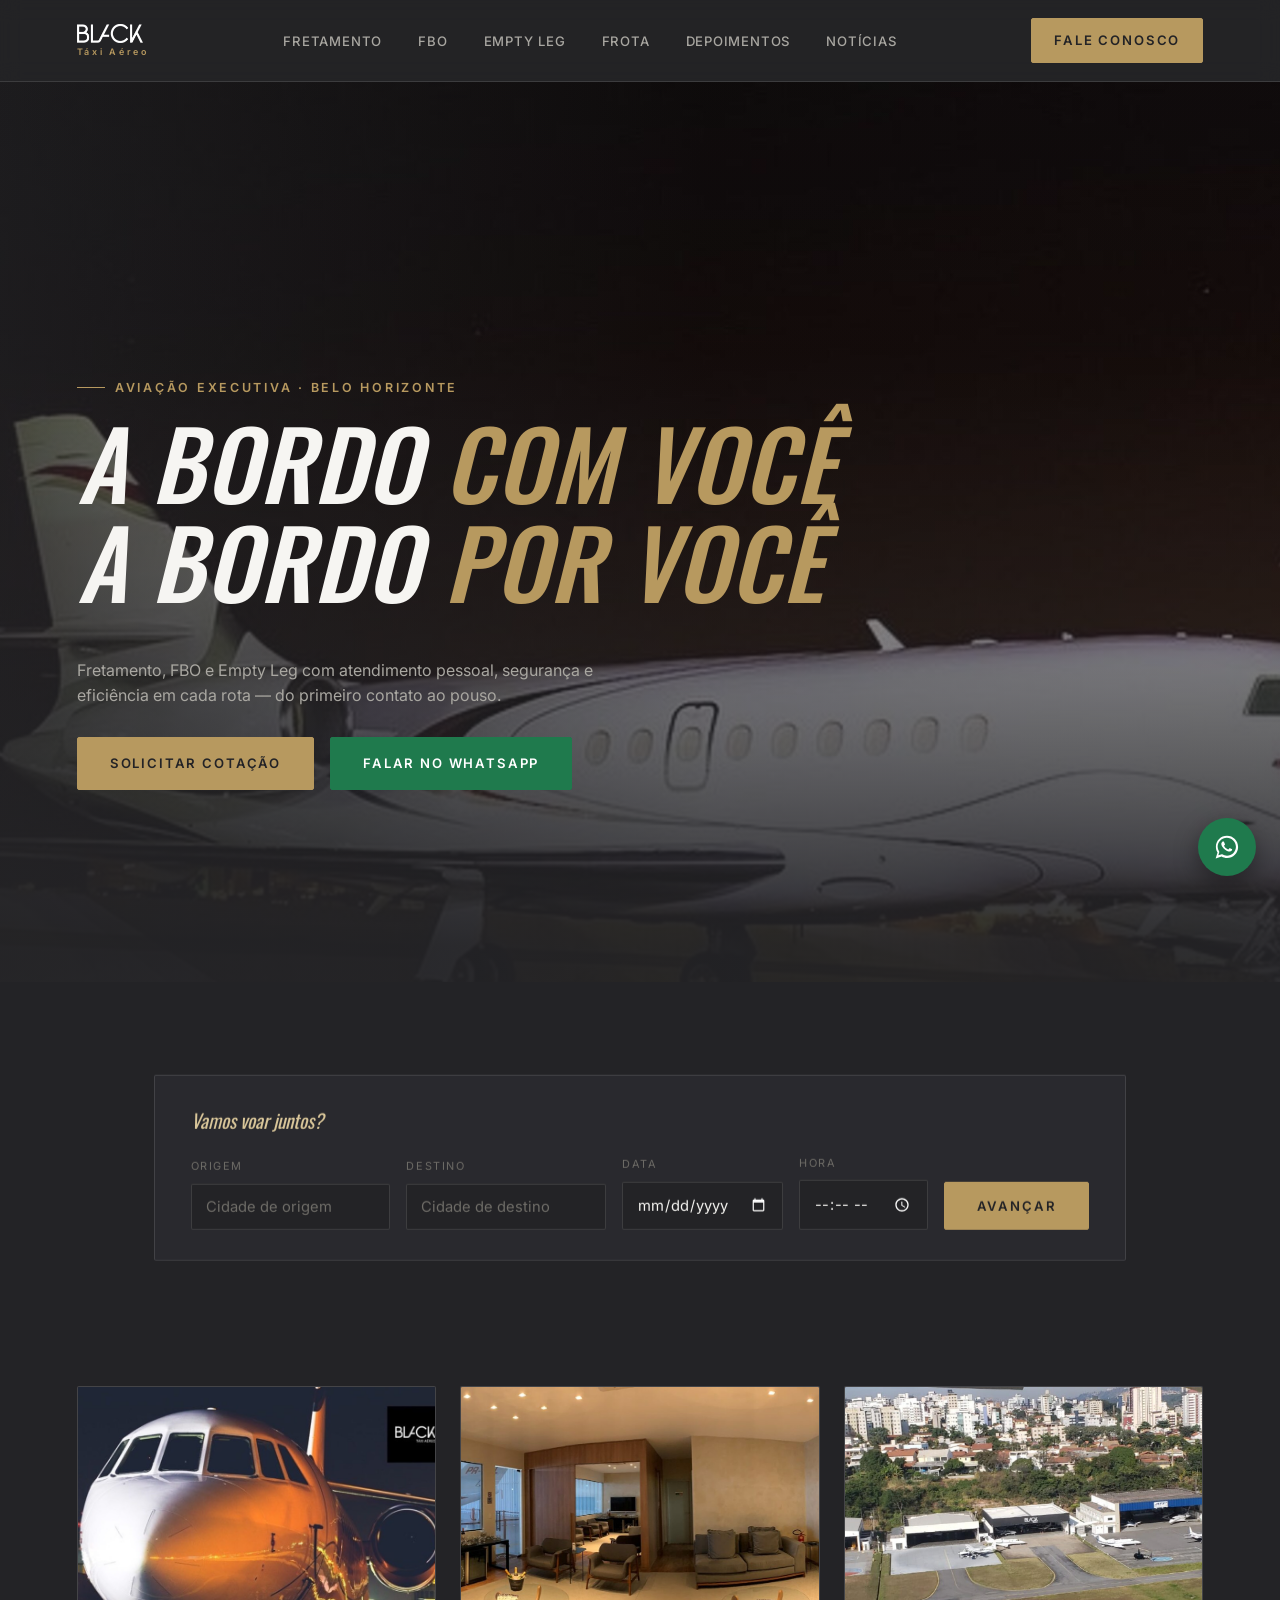
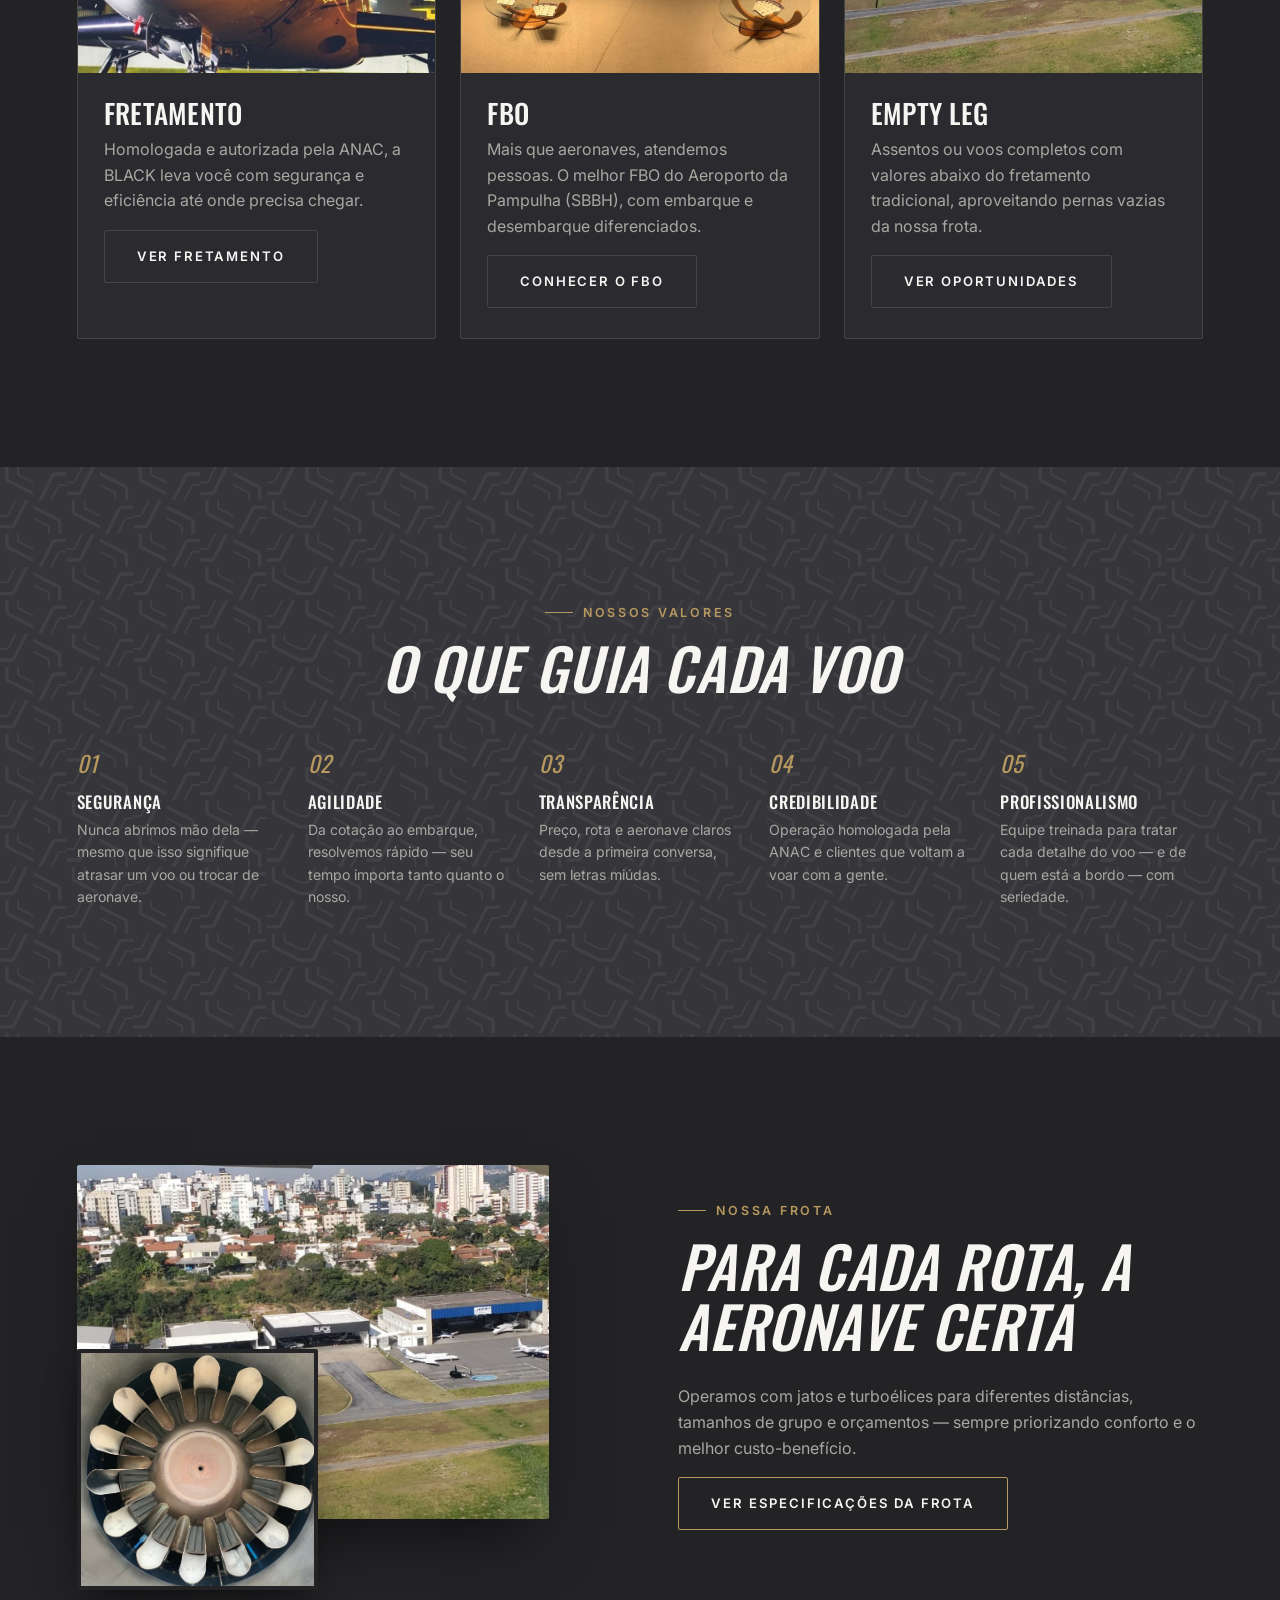
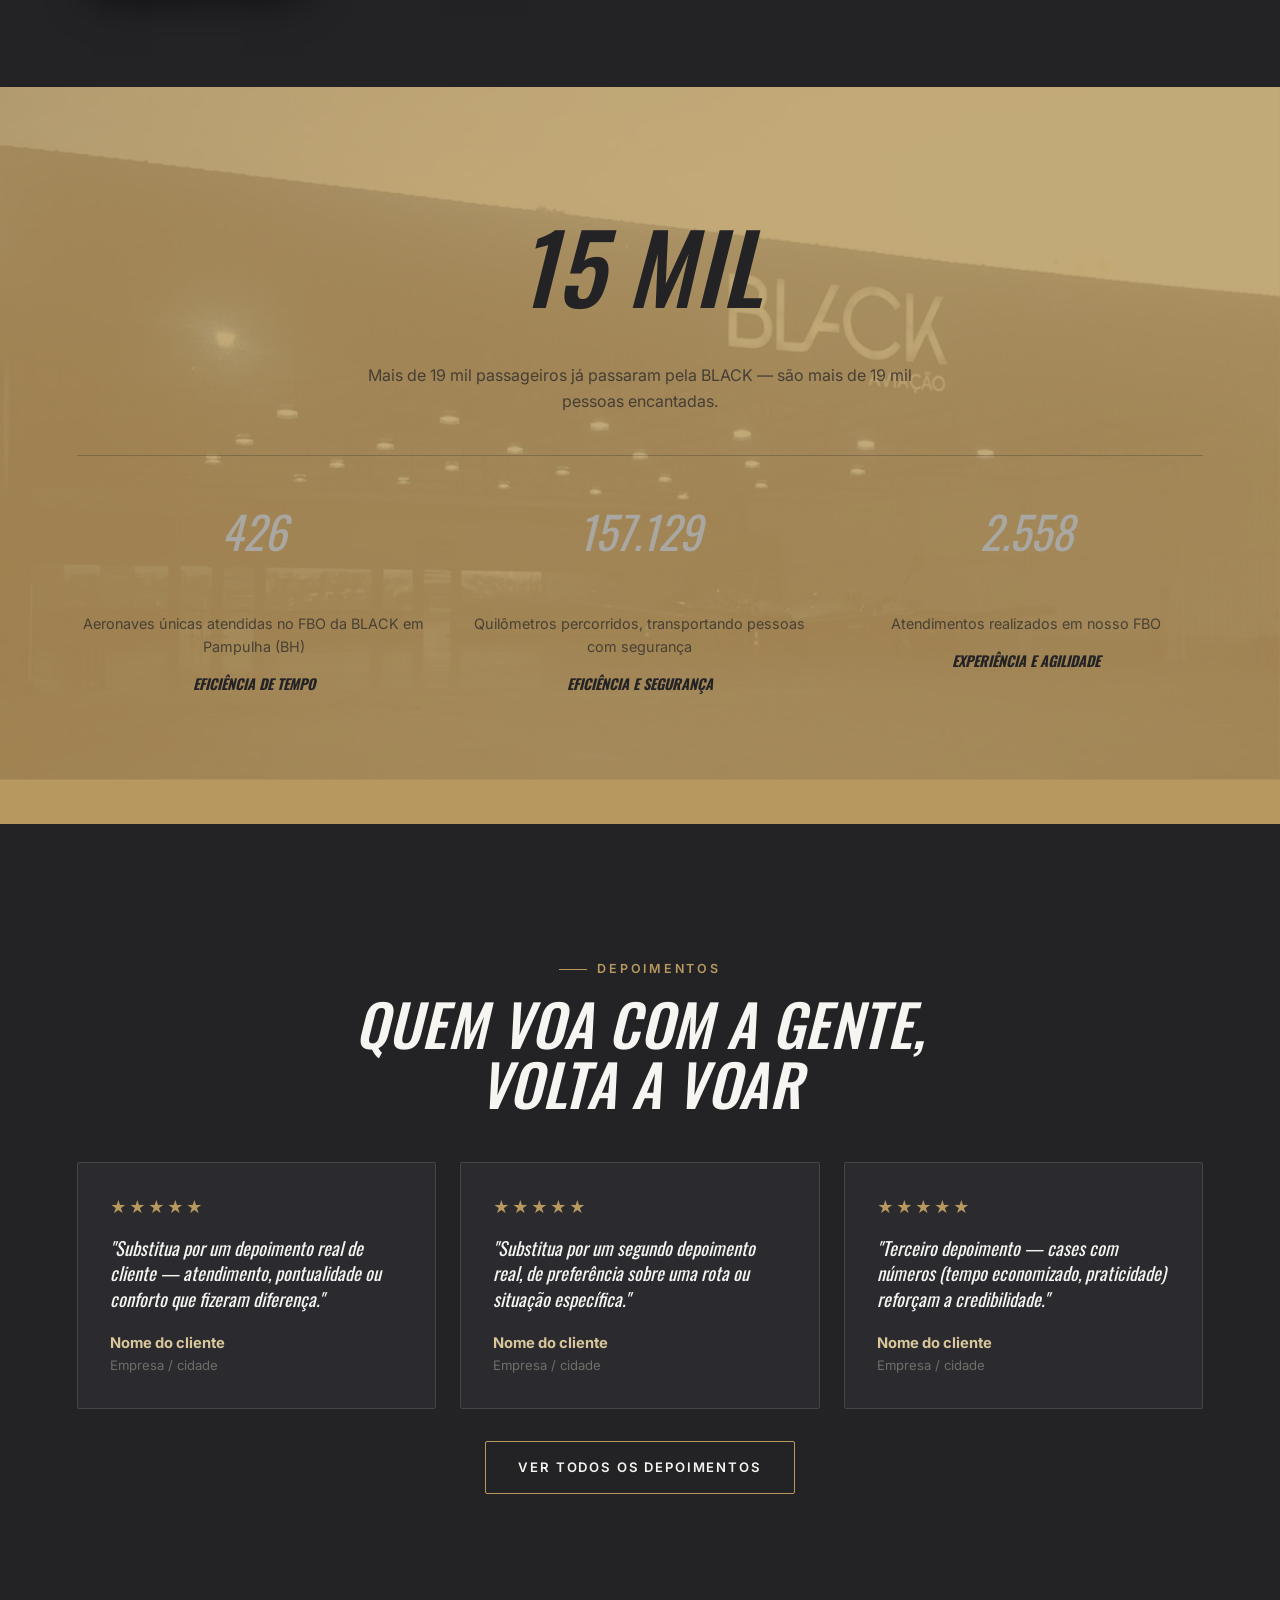
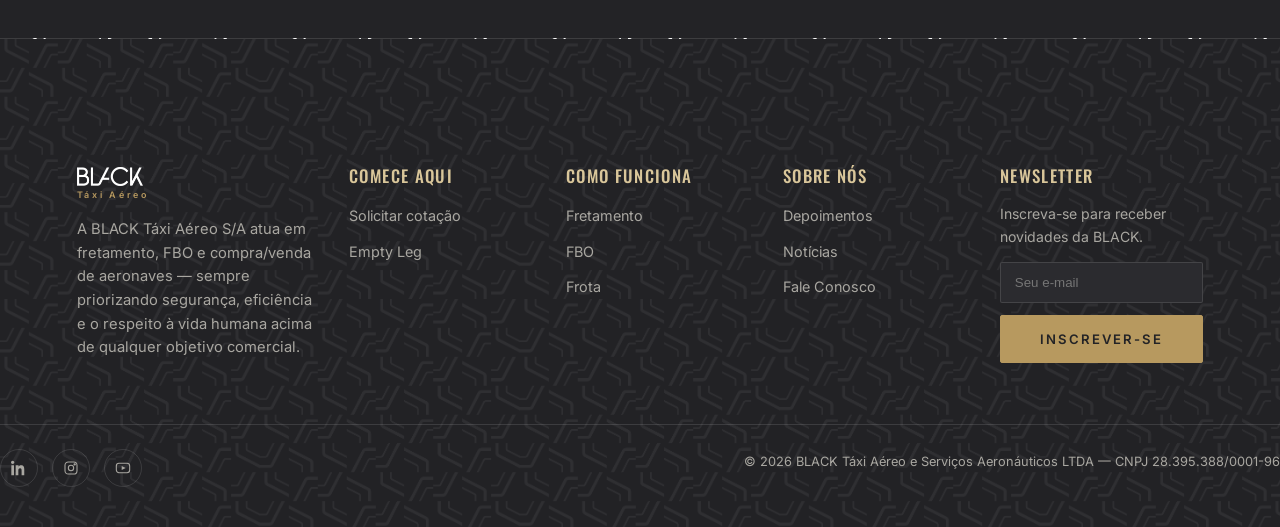
<file: github/index.html>
<!DOCTYPE html>
<html lang="pt-BR">
<head>
<meta charset="UTF-8">
<meta name="viewport" content="width=device-width, initial-scale=1, viewport-fit=cover">
<title>BLACK Táxi Aéreo | Fretamento executivo, FBO e Empty Leg em BH</title>
<meta name="description" content="A bordo com você, por você. Fretamento de aeronaves executivas, FBO no Aeroporto da Pampulha e voos Empty Leg com a BLACK Táxi Aéreo.">
<link rel="preconnect" href="https://fonts.googleapis.com">
<link rel="preconnect" href="https://fonts.gstatic.com" crossorigin>
<link href="https://fonts.googleapis.com/css2?family=Oswald:ital,wght@0,400;0,500;0,600;1,500;1,600&family=Inter:wght@400;500;600;700&family=Poppins:wght@700;800&display=swap" rel="stylesheet">
<link rel="icon" href="data:image/svg+xml,%3Csvg xmlns=%27http://www.w3.org/2000/svg%27 viewBox=%270 0 100 100%27%3E%3Crect width=%27100%27 height=%27100%27 fill=%27%230a0a0a%27/%3E%3Ctext x=%2750%27 y=%2766%27 font-family=%27Georgia,serif%27 font-style=%27italic%27 font-size=%2760%27 fill=%27%23b7995f%27 text-anchor=%27middle%27%3EB%3C/text%3E%3C/svg%3E">
<link rel="stylesheet" href="css/style.css">
</head>
<body>

<header class="site-header">
  <nav class="nav container">
    <a href="index.html" class="logo"><img src="assets/img/black-logo.png" alt="BLACK" class="logo-img"><span class="logo-sub">Táxi Aéreo</span></a>
    <ul class="nav-links">
      <li><a href="fretamento.html">Fretamento</a></li>
      <li><a href="fbo.html">FBO</a></li>
      <li><a href="empty-leg.html">Empty Leg</a></li>
      <li><a href="frota.html">Frota</a></li>
      <li><a href="depoimentos.html">Depoimentos</a></li>
      <li><a href="noticias.html">Notícias</a></li>
    </ul>
    <div class="nav-cta">
      <a href="fale-conosco.html" class="btn btn-solid">Fale Conosco</a>
      <button class="nav-toggle" aria-label="Abrir menu" aria-expanded="false">
        <span></span><span></span><span></span>
      </button>
    </div>
  </nav>
</header>

<div class="mobile-drawer">
  <a href="fretamento.html">Fretamento</a>
  <a href="fbo.html">FBO</a>
  <a href="empty-leg.html">Empty Leg</a>
  <a href="frota.html">Frota</a>
  <a href="depoimentos.html">Depoimentos</a>
  <a href="noticias.html">Notícias</a>
  <a href="fale-conosco.html" class="btn btn-solid">Fale Conosco</a>
</div>

<main>

  <section class="hero hero-photo" style="background-image:url('assets/img/fotos/hero-jato-noite.jpg')">
    <div class="hero-inner container">
      <p class="eyebrow">Aviação executiva · Belo Horizonte</p>
      <h1>A bordo <span class="accent">com você</span><br>a bordo <span class="accent">por você</span></h1>
      <p class="hero-sub max-560">Fretamento, FBO e Empty Leg com atendimento pessoal, segurança e eficiência em cada rota — do primeiro contato ao pouso.</p>
      <div class="hero-actions">
        <a href="fale-conosco.html" class="btn btn-solid">Solicitar cotação</a>
        <a href="https://wa.me/553182173791" class="btn btn-whatsapp" target="_blank" rel="noopener">Falar no WhatsApp</a>
      </div>
    </div>
  </section>

  <div class="container">
    <form class="booking booking-form">
      <p class="booking-title">Vamos voar juntos?</p>
      <div class="booking-grid">
        <div class="field">
          <label for="origem">Origem</label>
          <input type="text" id="origem" name="origem" placeholder="Cidade de origem" required>
        </div>
        <div class="field">
          <label for="destino">Destino</label>
          <input type="text" id="destino" name="destino" placeholder="Cidade de destino" required>
        </div>
        <div class="field">
          <label for="data">Data</label>
          <input type="date" id="data" name="data" required>
        </div>
        <div class="field">
          <label for="hora">Hora</label>
          <input type="time" id="hora" name="hora" required>
        </div>
        <button type="submit" class="btn btn-solid">Avançar</button>
      </div>
    </form>
  </div>
  <div class="hero-spacer"></div>

  <section>
    <div class="container">
      <div class="grid-3">
        <div class="card card-photo">
          <div class="card-photo-media">
            <img src="assets/img/fotos/jato-nariz-por-do-sol.jpg" alt="Jato da BLACK ao pôr do sol, pronto para embarque" loading="lazy">
          </div>
          <div class="card-body">
            <h3>Fretamento</h3>
            <p>Homologada e autorizada pela ANAC, a BLACK leva você com segurança e eficiência até onde precisa chegar.</p>
            <a href="fretamento.html" class="btn btn-ghost">Ver fretamento</a>
          </div>
        </div>
        <div class="card card-photo">
          <div class="card-photo-media">
            <img src="assets/img/fotos/sala-vip-aberta.jpg" alt="Sala VIP do FBO da BLACK no Aeroporto da Pampulha" loading="lazy">
          </div>
          <div class="card-body">
            <h3>FBO</h3>
            <p>Mais que aeronaves, atendemos pessoas. O melhor FBO do Aeroporto da Pampulha (SBBH), com embarque e desembarque diferenciados.</p>
            <a href="fbo.html" class="btn btn-ghost">Conhecer o FBO</a>
          </div>
        </div>
        <div class="card card-photo">
          <div class="card-photo-media">
            <img src="assets/img/fotos/patio-aereo.jpg" alt="Aeronaves da BLACK no pátio do Aeroporto da Pampulha" loading="lazy">
          </div>
          <div class="card-body">
            <h3>Empty Leg</h3>
            <p>Assentos ou voos completos com valores abaixo do fretamento tradicional, aproveitando pernas vazias da nossa frota.</p>
            <a href="empty-leg.html" class="btn btn-ghost">Ver oportunidades</a>
          </div>
        </div>
      </div>
    </div>
  </section>

  <section class="pillars-band">
    <div class="pillars-bg" style="background-image:url('assets/img/padronagem.png')"></div>
    <div class="container">
      <div class="section-head center">
        <p class="eyebrow" style="justify-content:center">Nossos valores</p>
        <h2>O que guia cada voo</h2>
      </div>
      <div class="pillars-grid">
        <div class="pillar">
          <span class="pillar-num">01</span>
          <h4>Segurança</h4>
          <p>Nunca abrimos mão dela — mesmo que isso signifique atrasar um voo ou trocar de aeronave.</p>
        </div>
        <div class="pillar">
          <span class="pillar-num">02</span>
          <h4>Agilidade</h4>
          <p>Da cotação ao embarque, resolvemos rápido — seu tempo importa tanto quanto o nosso.</p>
        </div>
        <div class="pillar">
          <span class="pillar-num">03</span>
          <h4>Transparência</h4>
          <p>Preço, rota e aeronave claros desde a primeira conversa, sem letras miúdas.</p>
        </div>
        <div class="pillar">
          <span class="pillar-num">04</span>
          <h4>Credibilidade</h4>
          <p>Operação homologada pela ANAC e clientes que voltam a voar com a gente.</p>
        </div>
        <div class="pillar">
          <span class="pillar-num">05</span>
          <h4>Profissionalismo</h4>
          <p>Equipe treinada para tratar cada detalhe do voo — e de quem está a bordo — com seriedade.</p>
        </div>
      </div>
    </div>
  </section>

  <section>
    <div class="container split">
      <div class="photo-duo">
        <img src="assets/img/fotos/patio-aereo.jpg" alt="Pátio de aeronaves da BLACK vista do ar, no Aeroporto da Pampulha" class="photo-main" loading="lazy">
        <img src="assets/img/fotos/turbina-detalhe.jpg" alt="Detalhe da turbina de uma aeronave da frota BLACK" class="photo-accent" loading="lazy">
      </div>
      <div>
        <p class="eyebrow">Nossa frota</p>
        <h2>Para cada rota, a aeronave certa</h2>
        <p>Operamos com jatos e turboélices para diferentes distâncias, tamanhos de grupo e orçamentos — sempre priorizando conforto e o melhor custo-benefício.</p>
        <a href="frota.html" class="btn btn-outline">Ver especificações da frota</a>
      </div>
    </div>
  </section>

  <section class="stats-band">
    <div class="stats-bg" style="background-image:url('assets/img/fotos/hangar-entardecer.jpg')"></div>
    <div class="container">
      <div class="stats-headline">
        <h2 class="num"><span data-count="19">0</span> MIL</h2>
        <p>Mais de 19 mil passageiros já passaram pela BLACK — são mais de 19 mil pessoas encantadas.</p>
      </div>
      <div class="stats-divider"></div>
      <div class="stats-grid">
        <div class="stat">
          <p class="num"><span data-count="637">0</span></p>
          <p class="label">Aeronaves únicas atendidas no FBO da BLACK em Pampulha (BH)</p>
          <span class="tag">Eficiência de tempo</span>
        </div>
        <div class="stat">
          <p class="num"><span data-count="234786">0</span></p>
          <p class="label">Quilômetros percorridos, transportando pessoas com segurança</p>
          <span class="tag">Eficiência e segurança</span>
        </div>
        <div class="stat">
          <p class="num"><span data-count="3822">0</span></p>
          <p class="label">Atendimentos realizados em nosso FBO</p>
          <span class="tag">Experiência e agilidade</span>
        </div>
      </div>
    </div>
  </section>

  <section>
    <div class="container">
      <div class="section-head center">
        <p class="eyebrow" style="justify-content:center">Depoimentos</p>
        <h2>Quem voa com a gente, volta a voar</h2>
      </div>
      <div class="grid-3">
        <div class="testimonial">
          <div class="stars">★★★★★</div>
          <blockquote>"Substitua por um depoimento real de cliente — atendimento, pontualidade ou conforto que fizeram diferença."</blockquote>
          <div class="who"><strong>Nome do cliente</strong>Empresa / cidade</div>
        </div>
        <div class="testimonial">
          <div class="stars">★★★★★</div>
          <blockquote>"Substitua por um segundo depoimento real, de preferência sobre uma rota ou situação específica."</blockquote>
          <div class="who"><strong>Nome do cliente</strong>Empresa / cidade</div>
        </div>
        <div class="testimonial">
          <div class="stars">★★★★★</div>
          <blockquote>"Terceiro depoimento — cases com números (tempo economizado, praticidade) reforçam a credibilidade."</blockquote>
          <div class="who"><strong>Nome do cliente</strong>Empresa / cidade</div>
        </div>
      </div>
      <p class="center" style="margin-top:32px">
        <a href="depoimentos.html" class="btn btn-outline">Ver todos os depoimentos</a>
      </p>
    </div>
  </section>

</main>

<footer class="site-footer">
  <div class="container footer-top">
    <div class="footer-about">
      <a href="index.html" class="logo"><img src="assets/img/black-logo.png" alt="BLACK" class="logo-img"><span class="logo-sub">Táxi Aéreo</span></a>
      <p style="margin-top:18px">A BLACK Táxi Aéreo S/A atua em fretamento, FBO e compra/venda de aeronaves — sempre priorizando segurança, eficiência e o respeito à vida humana acima de qualquer objetivo comercial.</p>
    </div>
    <div>
      <h4>Comece aqui</h4>
      <ul>
        <li><a href="fale-conosco.html">Solicitar cotação</a></li>
        <li><a href="empty-leg.html">Empty Leg</a></li>
      </ul>
    </div>
    <div>
      <h4>Como funciona</h4>
      <ul>
        <li><a href="fretamento.html">Fretamento</a></li>
        <li><a href="fbo.html">FBO</a></li>
        <li><a href="frota.html">Frota</a></li>
      </ul>
    </div>
    <div>
      <h4>Sobre nós</h4>
      <ul>
        <li><a href="depoimentos.html">Depoimentos</a></li>
        <li><a href="noticias.html">Notícias</a></li>
        <li><a href="fale-conosco.html">Fale Conosco</a></li>
      </ul>
    </div>
    <div class="footer-newsletter">
      <h4>Newsletter</h4>
      <p style="font-size:0.88rem">Inscreva-se para receber novidades da BLACK.</p>
      <form onsubmit="event.preventDefault(); this.reset(); this.querySelector('.form-feedback').hidden=false;">
        <input type="email" placeholder="Seu e-mail" required>
        <button type="submit" class="btn btn-solid" style="width:100%; justify-content:center">Inscrever-se</button>
        <p class="form-feedback form-note" hidden style="margin-top:10px">Recebido! Conecte este formulário a uma ferramenta de e-mail marketing para ativar o envio.</p>
      </form>
    </div>
  </div>
  <div class="container footer-bottom">
    <div class="socials">
      <a href="#" aria-label="LinkedIn" target="https://br.linkedin.com/company/black-avia%C3%A7%C3%A3o" rel="noopener"><svg width="16" height="16" viewBox="0 0 24 24" fill="currentColor"><path d="M4.98 3.5C4.98 4.88 3.87 6 2.5 6S0 4.88 0 3.5 1.12 1 2.5 1 4.98 2.12 4.98 3.5zM.5 8h4V23h-4V8zm7 0h3.8v2.05h.05c.53-1 1.83-2.05 3.77-2.05 4.03 0 4.78 2.65 4.78 6.1V23h-4v-6.85c0-1.63-.03-3.73-2.27-3.73-2.27 0-2.62 1.77-2.62 3.6V23h-4V8z"/></svg></a>
      <a href="https://www.instagram.com/blackaviacao/" aria-label="Instagram" target="https://www.instagram.com/blackaviacao/" rel="noopener"><svg width="16" height="16" viewBox="0 0 24 24" fill="none" stroke="currentColor" stroke-width="1.6"><rect x="3" y="3" width="18" height="18" rx="5"/><circle cx="12" cy="12" r="4"/><circle cx="17.5" cy="6.5" r="1"/></svg></a>
      <a href="https://www.youtube.com/@BlackAvia%C3%A7%C3%A3o" aria-label="YouTube" target="_blank" rel="noopener"><svg width="16" height="16" viewBox="0 0 24 24" fill="none" stroke="currentColor" stroke-width="1.6"><rect x="2" y="5" width="20" height="14" rx="4"/><path d="M10 9l6 3-6 3z" fill="currentColor" stroke="none"/></svg></a>
    </div>
    <p>© <span data-year>2026</span> BLACK Táxi Aéreo e Serviços Aeronáuticos LTDA — CNPJ 28.395.388/0001-96</p>
  </div>
</footer>

<a href="https://wa.me/553141416681" class="wa-float" target="_blank" rel="noopener" aria-label="Falar no WhatsApp">
  <svg viewBox="0 0 32 32" fill="currentColor"><path d="M16 3C9 3 3.3 8.6 3.3 15.6c0 2.5.7 4.8 1.9 6.8L3 29l6.8-2.1c1.9 1.1 4 1.7 6.2 1.7 7 0 12.7-5.6 12.7-12.6C28.7 8.6 23 3 16 3zm0 22.9c-2 0-3.9-.5-5.5-1.5l-.4-.2-4 1.2 1.2-3.9-.3-.4a10.2 10.2 0 01-1.7-5.5c0-5.7 4.7-10.3 10.5-10.3 5.7 0 10.4 4.6 10.4 10.3 0 5.7-4.7 10.3-10.2 10.3zm5.7-7.6c-.3-.2-1.8-.9-2.1-1-.3-.1-.5-.2-.7.2-.2.3-.8 1-1 1.2-.2.2-.4.2-.7.1-.3-.2-1.4-.5-2.7-1.6-1-.9-1.6-2-1.8-2.3-.2-.3 0-.5.1-.6.1-.1.3-.4.5-.5.2-.2.2-.3.3-.5.1-.2 0-.4 0-.6 0-.2-.7-1.8-1-2.4-.3-.6-.5-.5-.7-.5h-.6c-.2 0-.5.1-.8.4-.3.3-1 1-1 2.5s1.1 2.9 1.2 3.1c.1.2 2.2 3.4 5.3 4.7.7.3 1.3.5 1.7.6.7.2 1.4.2 1.9.1.6-.1 1.8-.7 2-1.4.3-.7.3-1.3.2-1.4-.1-.2-.3-.2-.6-.4z"/></svg>
</a>

<script src="js/main.js"></script>
</body>
</html>
</file>
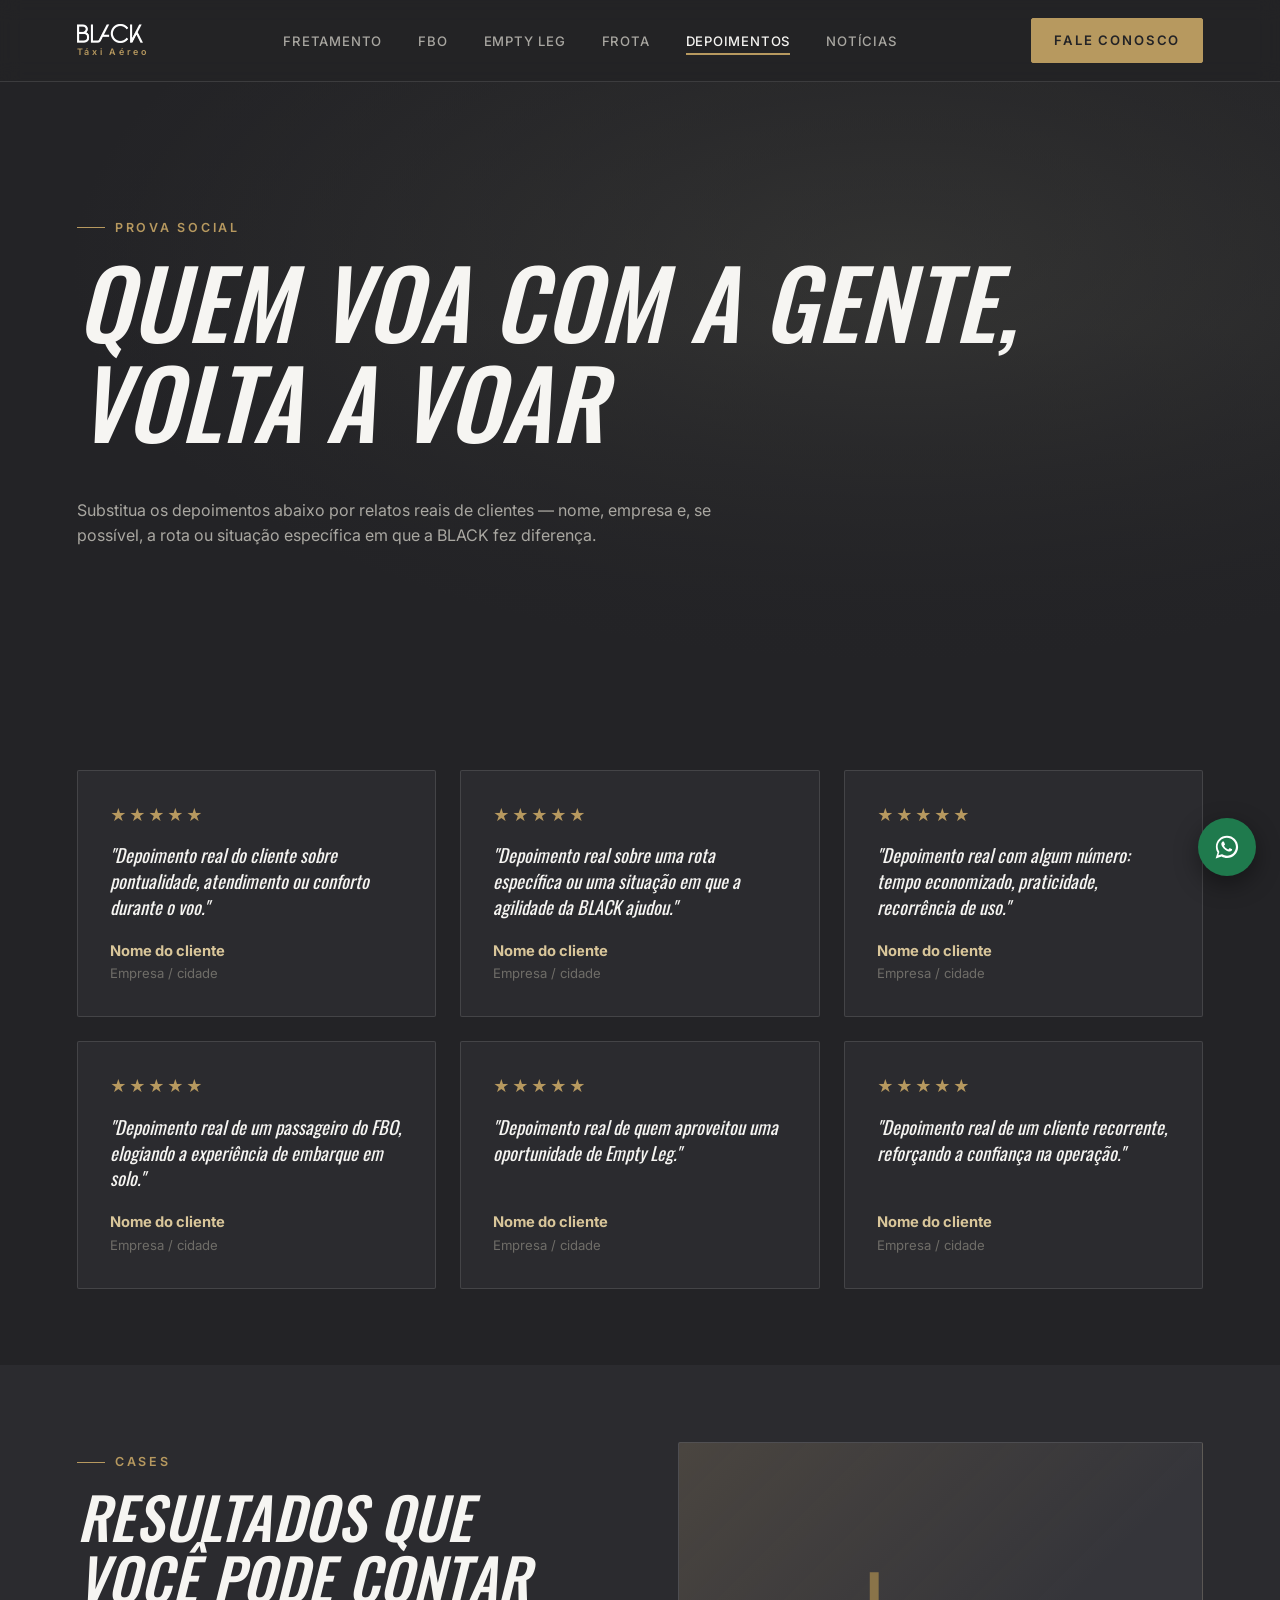
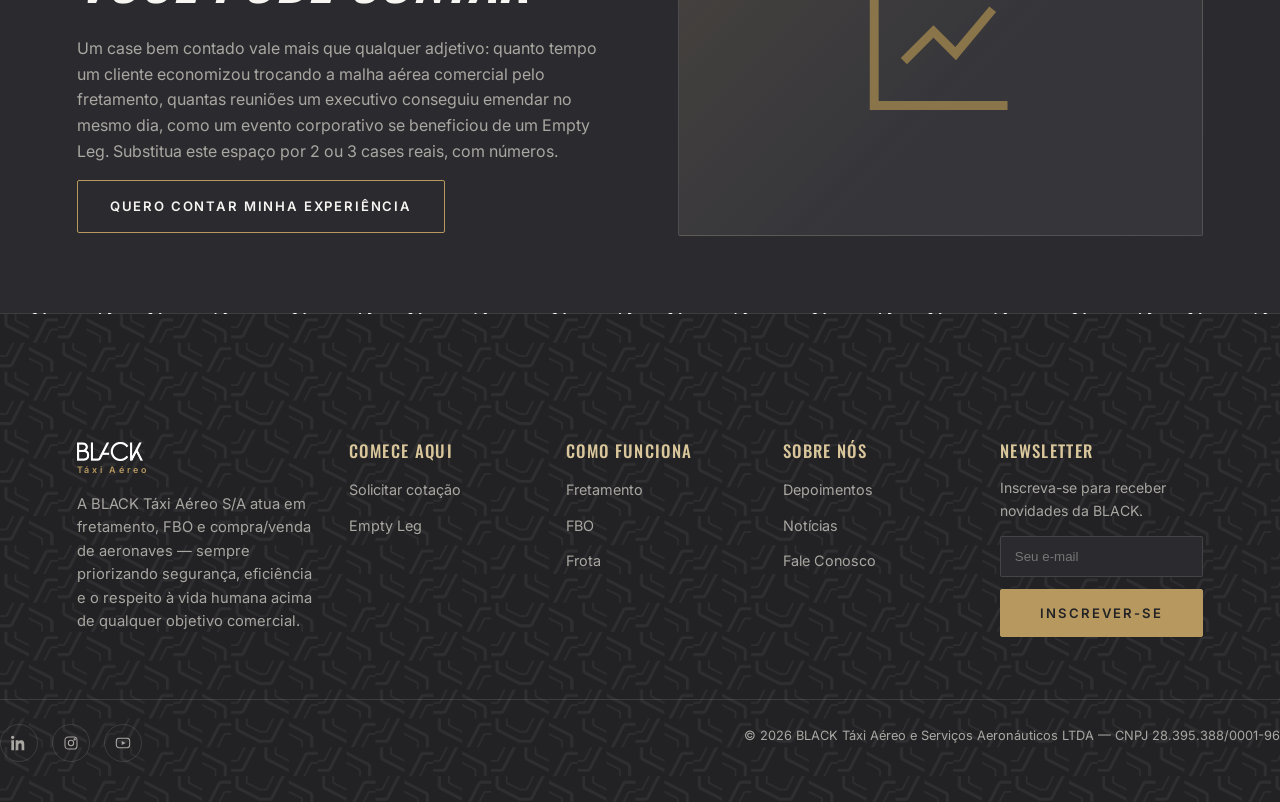
<file: github/depoimentos.html>
<!DOCTYPE html>
<html lang="pt-BR">
<head>
<meta charset="UTF-8">
<meta name="viewport" content="width=device-width, initial-scale=1, viewport-fit=cover">
<title>Depoimentos e cases | BLACK Táxi Aéreo</title>
<meta name="description" content="Depoimentos de clientes e cases de sucesso da BLACK Táxi Aéreo em fretamento, FBO e Empty Leg.">
<link rel="preconnect" href="https://fonts.googleapis.com">
<link rel="preconnect" href="https://fonts.gstatic.com" crossorigin>
<link href="https://fonts.googleapis.com/css2?family=Oswald:ital,wght@0,400;0,500;0,600;1,500;1,600&family=Inter:wght@400;500;600;700&family=Poppins:wght@700;800&display=swap" rel="stylesheet">
<link rel="icon" href="data:image/svg+xml,%3Csvg xmlns=%27http://www.w3.org/2000/svg%27 viewBox=%270 0 100 100%27%3E%3Crect width=%27100%27 height=%27100%27 fill=%27%230a0a0a%27/%3E%3Ctext x=%2750%27 y=%2766%27 font-family=%27Georgia,serif%27 font-style=%27italic%27 font-size=%2760%27 fill=%27%23b7995f%27 text-anchor=%27middle%27%3EB%3C/text%3E%3C/svg%3E">
<link rel="stylesheet" href="css/style.css">
</head>
<body>

<header class="site-header">
  <nav class="nav container">
    <a href="index.html" class="logo"><img src="assets/img/black-logo.png" alt="BLACK" class="logo-img"><span class="logo-sub">Táxi Aéreo</span></a>
    <ul class="nav-links">
      <li><a href="fretamento.html">Fretamento</a></li>
      <li><a href="fbo.html">FBO</a></li>
      <li><a href="empty-leg.html">Empty Leg</a></li>
      <li><a href="frota.html">Frota</a></li>
      <li><a href="depoimentos.html" aria-current="page">Depoimentos</a></li>
      <li><a href="noticias.html">Notícias</a></li>
    </ul>
    <div class="nav-cta">
      <a href="fale-conosco.html" class="btn btn-solid">Fale Conosco</a>
      <button class="nav-toggle" aria-label="Abrir menu" aria-expanded="false">
        <span></span><span></span><span></span>
      </button>
    </div>
  </nav>
</header>

<div class="mobile-drawer">
  <a href="fretamento.html">Fretamento</a>
  <a href="fbo.html">FBO</a>
  <a href="empty-leg.html">Empty Leg</a>
  <a href="frota.html">Frota</a>
  <a href="depoimentos.html" aria-current="page">Depoimentos</a>
  <a href="noticias.html">Notícias</a>
  <a href="fale-conosco.html" class="btn btn-solid">Fale Conosco</a>
</div>


<main>

  <section class="hero hero-page">
    <div class="hero-inner container">
      <p class="eyebrow">Prova social</p>
      <h1>Quem voa com a gente, volta a voar</h1>
      <p class="hero-sub max-680">Substitua os depoimentos abaixo por relatos reais de clientes — nome, empresa e, se possível, a rota ou situação específica em que a BLACK fez diferença.</p>
    </div>
  </section>

  <section class="section-tight">
    <div class="container grid-3">
      <div class="testimonial">
        <div class="stars">★★★★★</div>
        <blockquote>"Depoimento real do cliente sobre pontualidade, atendimento ou conforto durante o voo."</blockquote>
        <div class="who"><strong>Nome do cliente</strong>Empresa / cidade</div>
      </div>
      <div class="testimonial">
        <div class="stars">★★★★★</div>
        <blockquote>"Depoimento real sobre uma rota específica ou uma situação em que a agilidade da BLACK ajudou."</blockquote>
        <div class="who"><strong>Nome do cliente</strong>Empresa / cidade</div>
      </div>
      <div class="testimonial">
        <div class="stars">★★★★★</div>
        <blockquote>"Depoimento real com algum número: tempo economizado, praticidade, recorrência de uso."</blockquote>
        <div class="who"><strong>Nome do cliente</strong>Empresa / cidade</div>
      </div>
      <div class="testimonial">
        <div class="stars">★★★★★</div>
        <blockquote>"Depoimento real de um passageiro do FBO, elogiando a experiência de embarque em solo."</blockquote>
        <div class="who"><strong>Nome do cliente</strong>Empresa / cidade</div>
      </div>
      <div class="testimonial">
        <div class="stars">★★★★★</div>
        <blockquote>"Depoimento real de quem aproveitou uma oportunidade de Empty Leg."</blockquote>
        <div class="who"><strong>Nome do cliente</strong>Empresa / cidade</div>
      </div>
      <div class="testimonial">
        <div class="stars">★★★★★</div>
        <blockquote>"Depoimento real de um cliente recorrente, reforçando a confiança na operação."</blockquote>
        <div class="who"><strong>Nome do cliente</strong>Empresa / cidade</div>
      </div>
    </div>
  </section>

  <section class="section-tight" style="background:var(--black-soft)">
    <div class="container split">
      <div>
        <p class="eyebrow">Cases</p>
        <h2>Resultados que você pode contar</h2>
        <p>Um case bem contado vale mais que qualquer adjetivo: quanto tempo um cliente economizou trocando a malha aérea comercial pelo fretamento, quantas reuniões um executivo conseguiu emendar no mesmo dia, como um evento corporativo se beneficiou de um Empty Leg. Substitua este espaço por 2 ou 3 cases reais, com números.</p>
        <a href="fale-conosco.html" class="btn btn-outline">Quero contar minha experiência</a>
      </div>
      <div class="media-frame">
        <svg viewBox="0 0 24 24" fill="none" stroke="currentColor" stroke-width="1.2"><path d="M3 3v18h18M7 15l4-4 3 3 5-6"/></svg>
      </div>
    </div>
  </section>

</main>

<footer class="site-footer">
  <div class="container footer-top">
    <div class="footer-about">
      <a href="index.html" class="logo"><img src="assets/img/black-logo.png" alt="BLACK" class="logo-img"><span class="logo-sub">Táxi Aéreo</span></a>
      <p style="margin-top:18px">A BLACK Táxi Aéreo S/A atua em fretamento, FBO e compra/venda de aeronaves — sempre priorizando segurança, eficiência e o respeito à vida humana acima de qualquer objetivo comercial.</p>
    </div>
    <div>
      <h4>Comece aqui</h4>
      <ul>
        <li><a href="fale-conosco.html">Solicitar cotação</a></li>
        <li><a href="empty-leg.html">Empty Leg</a></li>
      </ul>
    </div>
    <div>
      <h4>Como funciona</h4>
      <ul>
        <li><a href="fretamento.html">Fretamento</a></li>
        <li><a href="fbo.html">FBO</a></li>
        <li><a href="frota.html">Frota</a></li>
      </ul>
    </div>
    <div>
      <h4>Sobre nós</h4>
      <ul>
        <li><a href="depoimentos.html">Depoimentos</a></li>
        <li><a href="noticias.html">Notícias</a></li>
        <li><a href="fale-conosco.html">Fale Conosco</a></li>
      </ul>
    </div>
    <div class="footer-newsletter">
      <h4>Newsletter</h4>
      <p style="font-size:0.88rem">Inscreva-se para receber novidades da BLACK.</p>
      <form onsubmit="event.preventDefault(); this.reset(); this.querySelector('.form-feedback').hidden=false;">
        <input type="email" placeholder="Seu e-mail" required>
        <button type="submit" class="btn btn-solid" style="width:100%; justify-content:center">Inscrever-se</button>
        <p class="form-feedback form-note" hidden style="margin-top:10px">Recebido! Conecte este formulário a uma ferramenta de e-mail marketing para ativar o envio.</p>
      </form>
    </div>
  </div>
  <div class="container footer-bottom">

    <div class="socials">
      <a href="#" aria-label="LinkedIn" target="_blank" rel="noopener"><svg width="16" height="16" viewBox="0 0 24 24" fill="currentColor"><path d="M4.98 3.5C4.98 4.88 3.87 6 2.5 6S0 4.88 0 3.5 1.12 1 2.5 1 4.98 2.12 4.98 3.5zM.5 8h4V23h-4V8zm7 0h3.8v2.05h.05c.53-1 1.83-2.05 3.77-2.05 4.03 0 4.78 2.65 4.78 6.1V23h-4v-6.85c0-1.63-.03-3.73-2.27-3.73-2.27 0-2.62 1.77-2.62 3.6V23h-4V8z"/></svg></a>
      <a href="#" aria-label="Instagram" target="_blank" rel="noopener"><svg width="16" height="16" viewBox="0 0 24 24" fill="none" stroke="currentColor" stroke-width="1.6"><rect x="3" y="3" width="18" height="18" rx="5"/><circle cx="12" cy="12" r="4"/><circle cx="17.5" cy="6.5" r="1"/></svg></a>
      <a href="#" aria-label="YouTube" target="_blank" rel="noopener"><svg width="16" height="16" viewBox="0 0 24 24" fill="none" stroke="currentColor" stroke-width="1.6"><rect x="2" y="5" width="20" height="14" rx="4"/><path d="M10 9l6 3-6 3z" fill="currentColor" stroke="none"/></svg></a>
    </div>
    <p>© <span data-year>2026</span> BLACK Táxi Aéreo e Serviços Aeronáuticos LTDA — CNPJ 28.395.388/0001-96</p>
  </div>
</footer>

<a href="https://wa.me/553141416681" class="wa-float" target="_blank" rel="noopener" aria-label="Falar no WhatsApp">
  <svg viewBox="0 0 32 32" fill="currentColor"><path d="M16 3C9 3 3.3 8.6 3.3 15.6c0 2.5.7 4.8 1.9 6.8L3 29l6.8-2.1c1.9 1.1 4 1.7 6.2 1.7 7 0 12.7-5.6 12.7-12.6C28.7 8.6 23 3 16 3zm0 22.9c-2 0-3.9-.5-5.5-1.5l-.4-.2-4 1.2 1.2-3.9-.3-.4a10.2 10.2 0 01-1.7-5.5c0-5.7 4.7-10.3 10.5-10.3 5.7 0 10.4 4.6 10.4 10.3 0 5.7-4.7 10.3-10.2 10.3zm5.7-7.6c-.3-.2-1.8-.9-2.1-1-.3-.1-.5-.2-.7.2-.2.3-.8 1-1 1.2-.2.2-.4.2-.7.1-.3-.2-1.4-.5-2.7-1.6-1-.9-1.6-2-1.8-2.3-.2-.3 0-.5.1-.6.1-.1.3-.4.5-.5.2-.2.2-.3.3-.5.1-.2 0-.4 0-.6 0-.2-.7-1.8-1-2.4-.3-.6-.5-.5-.7-.5h-.6c-.2 0-.5.1-.8.4-.3.3-1 1-1 2.5s1.1 2.9 1.2 3.1c.1.2 2.2 3.4 5.3 4.7.7.3 1.3.5 1.7.6.7.2 1.4.2 1.9.1.6-.1 1.8-.7 2-1.4.3-.7.3-1.3.2-1.4-.1-.2-.3-.2-.6-.4z"/></svg>
</a>


<script src="js/main.js"></script>
</body>
</html>
</file>
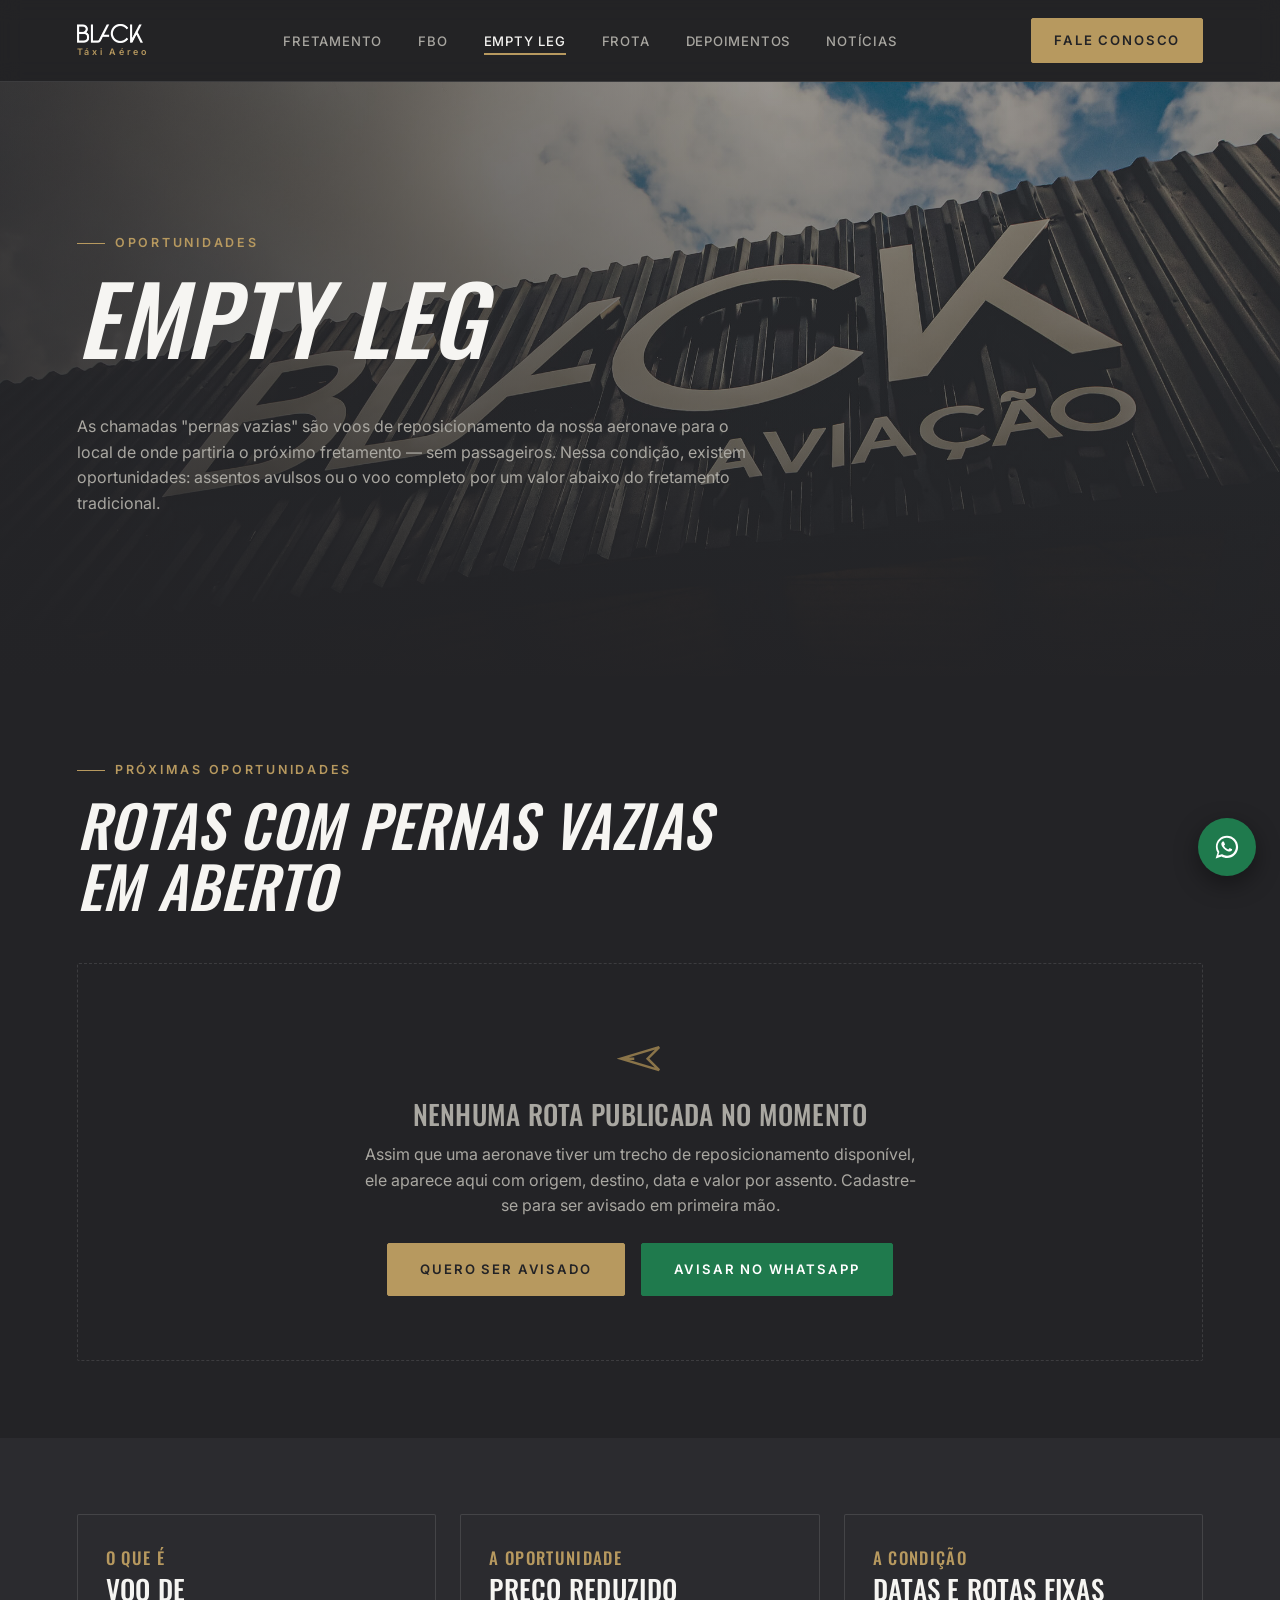
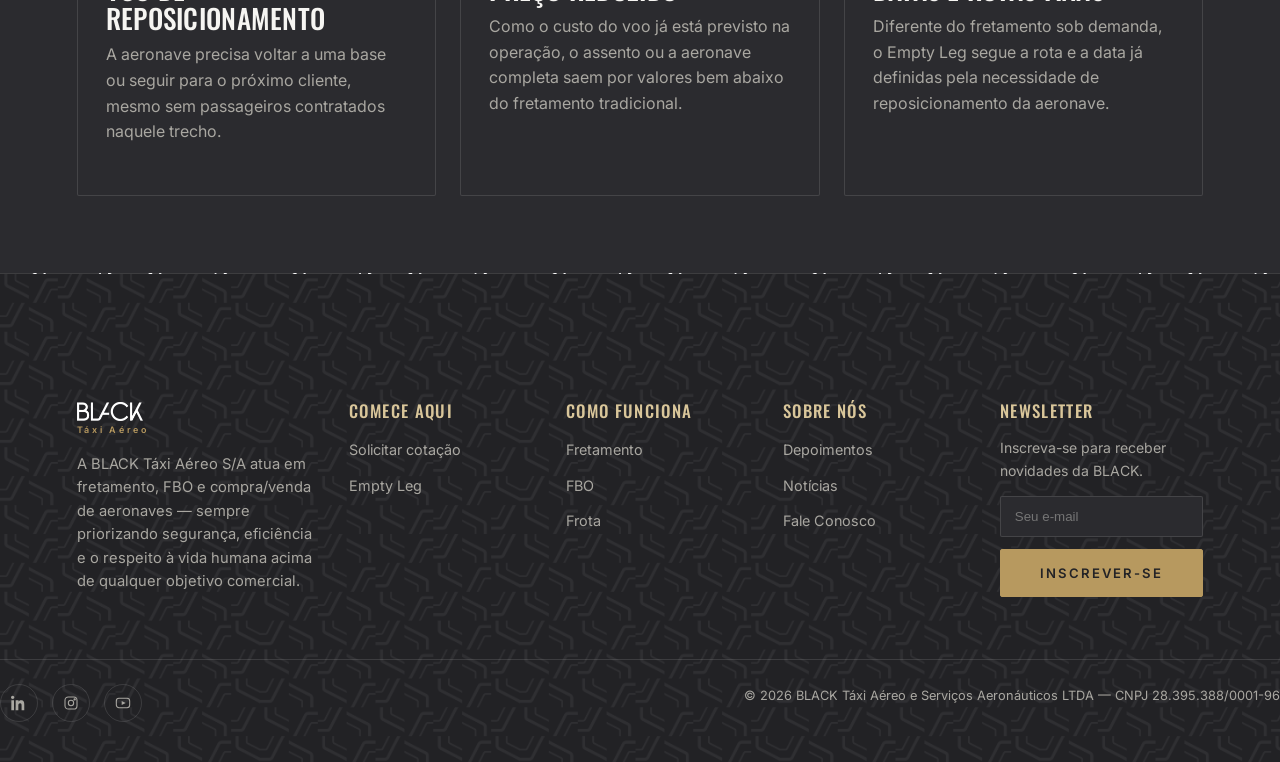
<file: github/empty-leg.html>
<!DOCTYPE html>
<html lang="pt-BR">
<head>
<meta charset="UTF-8">
<meta name="viewport" content="width=device-width, initial-scale=1, viewport-fit=cover">
<title>Empty Leg | BLACK Táxi Aéreo</title>
<meta name="description" content="Voos empty leg da BLACK Táxi Aéreo: assentos ou aeronave completa com valores reduzidos, aproveitando pernas vazias de reposicionamento.">
<link rel="preconnect" href="https://fonts.googleapis.com">
<link rel="preconnect" href="https://fonts.gstatic.com" crossorigin>
<link href="https://fonts.googleapis.com/css2?family=Oswald:ital,wght@0,400;0,500;0,600;1,500;1,600&family=Inter:wght@400;500;600;700&family=Poppins:wght@700;800&display=swap" rel="stylesheet">
<link rel="icon" href="data:image/svg+xml,%3Csvg xmlns=%27http://www.w3.org/2000/svg%27 viewBox=%270 0 100 100%27%3E%3Crect width=%27100%27 height=%27100%27 fill=%27%230a0a0a%27/%3E%3Ctext x=%2750%27 y=%2766%27 font-family=%27Georgia,serif%27 font-style=%27italic%27 font-size=%2760%27 fill=%27%23b7995f%27 text-anchor=%27middle%27%3EB%3C/text%3E%3C/svg%3E">
<link rel="stylesheet" href="css/style.css">
</head>
<body>

<header class="site-header">
  <nav class="nav container">
    <a href="index.html" class="logo"><img src="assets/img/black-logo.png" alt="BLACK" class="logo-img"><span class="logo-sub">Táxi Aéreo</span></a>
    <ul class="nav-links">
      <li><a href="fretamento.html">Fretamento</a></li>
      <li><a href="fbo.html">FBO</a></li>
      <li><a href="empty-leg.html" aria-current="page">Empty Leg</a></li>
      <li><a href="frota.html">Frota</a></li>
      <li><a href="depoimentos.html">Depoimentos</a></li>
      <li><a href="noticias.html">Notícias</a></li>
    </ul>
    <div class="nav-cta">
      <a href="fale-conosco.html" class="btn btn-solid">Fale Conosco</a>
      <button class="nav-toggle" aria-label="Abrir menu" aria-expanded="false">
        <span></span><span></span><span></span>
      </button>
    </div>
  </nav>
</header>

<div class="mobile-drawer">
  <a href="fretamento.html">Fretamento</a>
  <a href="fbo.html">FBO</a>
  <a href="empty-leg.html" aria-current="page">Empty Leg</a>
  <a href="frota.html">Frota</a>
  <a href="depoimentos.html">Depoimentos</a>
  <a href="noticias.html">Notícias</a>
  <a href="fale-conosco.html" class="btn btn-solid">Fale Conosco</a>
</div>


<main>

  <section class="hero hero-photo hero-page" style="background-image:url('assets/img/fotos/fachada-hangar-logo.jpg')">
    <div class="hero-inner container">
      <p class="eyebrow">Oportunidades</p>
      <h1>Empty Leg</h1>
      <p class="hero-sub max-680">As chamadas "pernas vazias" são voos de reposicionamento da nossa aeronave para o local de onde partiria o próximo fretamento — sem passageiros. Nessa condição, existem oportunidades: assentos avulsos ou o voo completo por um valor abaixo do fretamento tradicional.</p>
    </div>
  </section>

  <section class="section-tight">
    <div class="container">
      <div class="section-head">
        <p class="eyebrow">Próximas oportunidades</p>
        <h2>Rotas com pernas vazias em aberto</h2>
      </div>
      <div class="empty-state">
        <svg class="icon" viewBox="0 0 24 24" fill="none" stroke="currentColor" stroke-width="1.3"><path d="M2 16l20-6-6 6 6 6-20-6zm0 0l7 0"/></svg>
        <h3>Nenhuma rota publicada no momento</h3>
        <p class="max-560" style="margin:0 auto">Assim que uma aeronave tiver um trecho de reposicionamento disponível, ele aparece aqui com origem, destino, data e valor por assento. Cadastre-se para ser avisado em primeira mão.</p>
        <div class="hero-actions" style="justify-content:center; margin-top:24px">
          <a href="fale-conosco.html" class="btn btn-solid">Quero ser avisado</a>
          <a href="https://wa.me/553141416681" class="btn btn-whatsapp" target="_blank" rel="noopener">Avisar no WhatsApp</a>
        </div>
      </div>
    </div>
  </section>

  <section class="section-tight" style="background:var(--black-soft)">
    <div class="container grid-3">
      <div class="card">
        <h4 style="color:var(--gold)">O QUE É</h4>
        <h3>Voo de reposicionamento</h3>
        <p>A aeronave precisa voltar a uma base ou seguir para o próximo cliente, mesmo sem passageiros contratados naquele trecho.</p>
      </div>
      <div class="card">
        <h4 style="color:var(--gold)">A OPORTUNIDADE</h4>
        <h3>Preço reduzido</h3>
        <p>Como o custo do voo já está previsto na operação, o assento ou a aeronave completa saem por valores bem abaixo do fretamento tradicional.</p>
      </div>
      <div class="card">
        <h4 style="color:var(--gold)">A CONDIÇÃO</h4>
        <h3>Datas e rotas fixas</h3>
        <p>Diferente do fretamento sob demanda, o Empty Leg segue a rota e a data já definidas pela necessidade de reposicionamento da aeronave.</p>
      </div>
    </div>
  </section>

</main>

<footer class="site-footer">
  <div class="container footer-top">
    <div class="footer-about">
      <a href="index.html" class="logo"><img src="assets/img/black-logo.png" alt="BLACK" class="logo-img"><span class="logo-sub">Táxi Aéreo</span></a>
      <p style="margin-top:18px">A BLACK Táxi Aéreo S/A atua em fretamento, FBO e compra/venda de aeronaves — sempre priorizando segurança, eficiência e o respeito à vida humana acima de qualquer objetivo comercial.</p>
    </div>
    <div>
      <h4>Comece aqui</h4>
      <ul>
        <li><a href="fale-conosco.html">Solicitar cotação</a></li>
        <li><a href="empty-leg.html">Empty Leg</a></li>
      </ul>
    </div>
    <div>
      <h4>Como funciona</h4>
      <ul>
        <li><a href="fretamento.html">Fretamento</a></li>
        <li><a href="fbo.html">FBO</a></li>
        <li><a href="frota.html">Frota</a></li>
      </ul>
    </div>
    <div>
      <h4>Sobre nós</h4>
      <ul>
        <li><a href="depoimentos.html">Depoimentos</a></li>
        <li><a href="noticias.html">Notícias</a></li>
        <li><a href="fale-conosco.html">Fale Conosco</a></li>
      </ul>
    </div>
    <div class="footer-newsletter">
      <h4>Newsletter</h4>
      <p style="font-size:0.88rem">Inscreva-se para receber novidades da BLACK.</p>
      <form onsubmit="event.preventDefault(); this.reset(); this.querySelector('.form-feedback').hidden=false;">
        <input type="email" placeholder="Seu e-mail" required>
        <button type="submit" class="btn btn-solid" style="width:100%; justify-content:center">Inscrever-se</button>
        <p class="form-feedback form-note" hidden style="margin-top:10px">Recebido! Conecte este formulário a uma ferramenta de e-mail marketing para ativar o envio.</p>
      </form>
    </div>
  </div>
  <div class="container footer-bottom">

    <div class="socials">
      <a href="#" aria-label="LinkedIn" target="_blank" rel="noopener"><svg width="16" height="16" viewBox="0 0 24 24" fill="currentColor"><path d="M4.98 3.5C4.98 4.88 3.87 6 2.5 6S0 4.88 0 3.5 1.12 1 2.5 1 4.98 2.12 4.98 3.5zM.5 8h4V23h-4V8zm7 0h3.8v2.05h.05c.53-1 1.83-2.05 3.77-2.05 4.03 0 4.78 2.65 4.78 6.1V23h-4v-6.85c0-1.63-.03-3.73-2.27-3.73-2.27 0-2.62 1.77-2.62 3.6V23h-4V8z"/></svg></a>
      <a href="#" aria-label="Instagram" target="_blank" rel="noopener"><svg width="16" height="16" viewBox="0 0 24 24" fill="none" stroke="currentColor" stroke-width="1.6"><rect x="3" y="3" width="18" height="18" rx="5"/><circle cx="12" cy="12" r="4"/><circle cx="17.5" cy="6.5" r="1"/></svg></a>
      <a href="#" aria-label="YouTube" target="_blank" rel="noopener"><svg width="16" height="16" viewBox="0 0 24 24" fill="none" stroke="currentColor" stroke-width="1.6"><rect x="2" y="5" width="20" height="14" rx="4"/><path d="M10 9l6 3-6 3z" fill="currentColor" stroke="none"/></svg></a>
    </div>
    <p>© <span data-year>2026</span> BLACK Táxi Aéreo e Serviços Aeronáuticos LTDA — CNPJ 28.395.388/0001-96</p>
  </div>
</footer>

<a href="https://wa.me/553141416681" class="wa-float" target="_blank" rel="noopener" aria-label="Falar no WhatsApp">
  <svg viewBox="0 0 32 32" fill="currentColor"><path d="M16 3C9 3 3.3 8.6 3.3 15.6c0 2.5.7 4.8 1.9 6.8L3 29l6.8-2.1c1.9 1.1 4 1.7 6.2 1.7 7 0 12.7-5.6 12.7-12.6C28.7 8.6 23 3 16 3zm0 22.9c-2 0-3.9-.5-5.5-1.5l-.4-.2-4 1.2 1.2-3.9-.3-.4a10.2 10.2 0 01-1.7-5.5c0-5.7 4.7-10.3 10.5-10.3 5.7 0 10.4 4.6 10.4 10.3 0 5.7-4.7 10.3-10.2 10.3zm5.7-7.6c-.3-.2-1.8-.9-2.1-1-.3-.1-.5-.2-.7.2-.2.3-.8 1-1 1.2-.2.2-.4.2-.7.1-.3-.2-1.4-.5-2.7-1.6-1-.9-1.6-2-1.8-2.3-.2-.3 0-.5.1-.6.1-.1.3-.4.5-.5.2-.2.2-.3.3-.5.1-.2 0-.4 0-.6 0-.2-.7-1.8-1-2.4-.3-.6-.5-.5-.7-.5h-.6c-.2 0-.5.1-.8.4-.3.3-1 1-1 2.5s1.1 2.9 1.2 3.1c.1.2 2.2 3.4 5.3 4.7.7.3 1.3.5 1.7.6.7.2 1.4.2 1.9.1.6-.1 1.8-.7 2-1.4.3-.7.3-1.3.2-1.4-.1-.2-.3-.2-.6-.4z"/></svg>
</a>


<script src="js/main.js"></script>
</body>
</html>
</file>
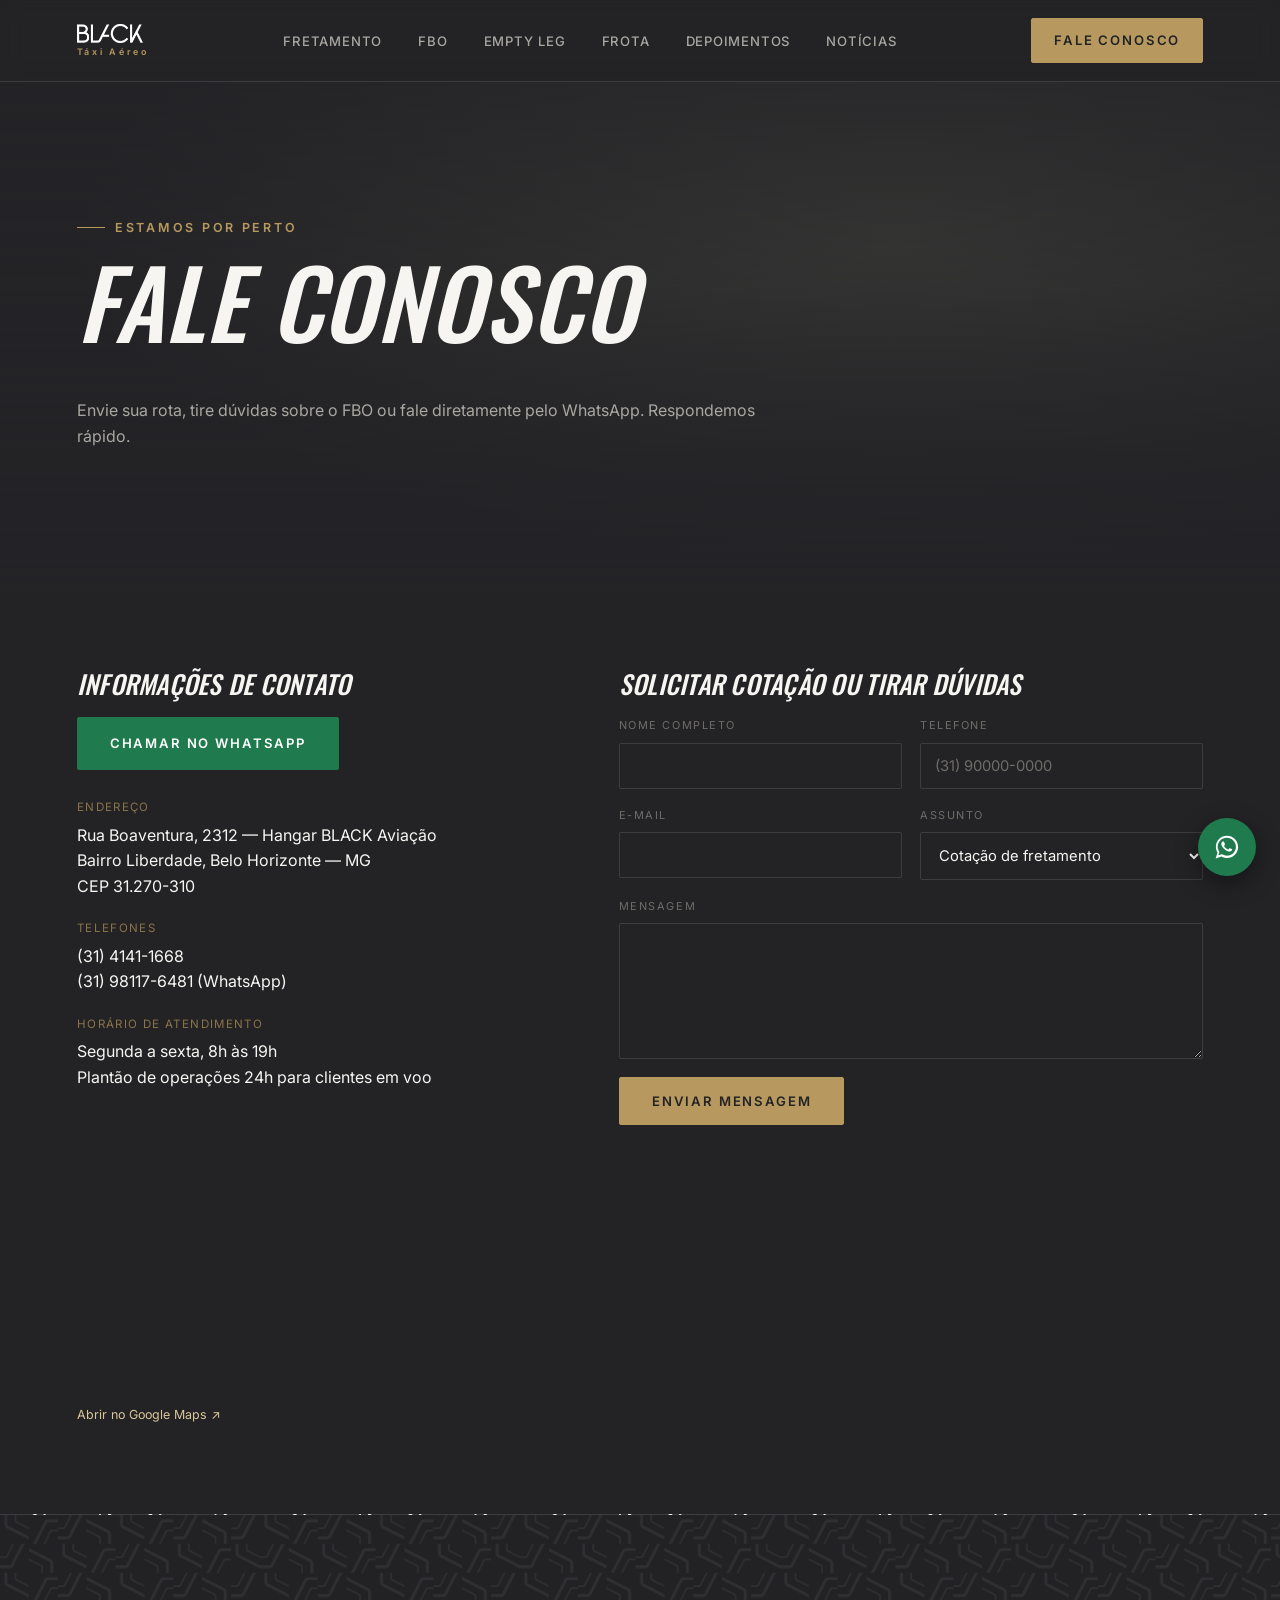
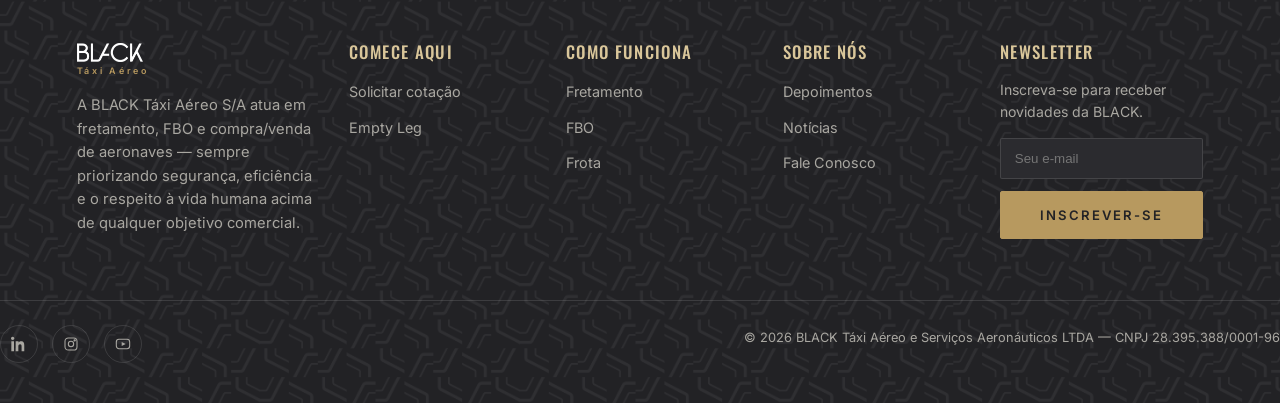
<file: github/fale-conosco.html>
<!DOCTYPE html>
<html lang="pt-BR">
<head>
<meta charset="UTF-8">
<meta name="viewport" content="width=device-width, initial-scale=1, viewport-fit=cover">
<title>Fale Conosco | BLACK Táxi Aéreo</title>
<meta name="description" content="Entre em contato com a BLACK Táxi Aéreo para cotações de fretamento, FBO e informações sobre a frota. Telefone, WhatsApp e formulário.">
<link rel="preconnect" href="https://fonts.googleapis.com">
<link rel="preconnect" href="https://fonts.gstatic.com" crossorigin>
<link href="https://fonts.googleapis.com/css2?family=Oswald:ital,wght@0,400;0,500;0,600;1,500;1,600&family=Inter:wght@400;500;600;700&family=Poppins:wght@700;800&display=swap" rel="stylesheet">
<link rel="icon" href="data:image/svg+xml,%3Csvg xmlns=%27http://www.w3.org/2000/svg%27 viewBox=%270 0 100 100%27%3E%3Crect width=%27100%27 height=%27100%27 fill=%27%230a0a0a%27/%3E%3Ctext x=%2750%27 y=%2766%27 font-family=%27Georgia,serif%27 font-style=%27italic%27 font-size=%2760%27 fill=%27%23b7995f%27 text-anchor=%27middle%27%3EB%3C/text%3E%3C/svg%3E">
<link rel="stylesheet" href="css/style.css">
</head>
<body>

<header class="site-header">
  <nav class="nav container">
    <a href="index.html" class="logo"><img src="assets/img/black-logo.png" alt="BLACK" class="logo-img"><span class="logo-sub">Táxi Aéreo</span></a>
    <ul class="nav-links">
      <li><a href="fretamento.html">Fretamento</a></li>
      <li><a href="fbo.html">FBO</a></li>
      <li><a href="empty-leg.html">Empty Leg</a></li>
      <li><a href="frota.html">Frota</a></li>
      <li><a href="depoimentos.html">Depoimentos</a></li>
      <li><a href="noticias.html">Notícias</a></li>
    </ul>
    <div class="nav-cta">
      <a href="fale-conosco.html" class="btn btn-solid" aria-current="page">Fale Conosco</a>
      <button class="nav-toggle" aria-label="Abrir menu" aria-expanded="false">
        <span></span><span></span><span></span>
      </button>
    </div>
  </nav>
</header>

<div class="mobile-drawer">
  <a href="fretamento.html">Fretamento</a>
  <a href="fbo.html">FBO</a>
  <a href="empty-leg.html">Empty Leg</a>
  <a href="frota.html">Frota</a>
  <a href="depoimentos.html">Depoimentos</a>
  <a href="noticias.html">Notícias</a>
  <a href="fale-conosco.html" class="btn btn-solid" aria-current="page">Fale Conosco</a>
</div>

<main>

  <section class="hero hero-page">
    <div class="hero-inner container">
      <p class="eyebrow">Estamos por perto</p>
      <h1>Fale Conosco</h1>
      <p class="hero-sub max-680">Envie sua rota, tire dúvidas sobre o FBO ou fale diretamente pelo WhatsApp. Respondemos rápido.</p>
    </div>
  </section>

  <section class="section-tight">
    <div class="container contact-grid">

      <div class="contact-info">
        <h2 style="font-size:1.6rem">Informações de contato</h2>

        <div class="hero-actions" style="margin:20px 0 0">
          <a href="https://wa.me/553141416681" class="btn btn-whatsapp" target="_blank" rel="noopener">Chamar no WhatsApp</a>
        </div>

        <dl>
          <dt>Endereço</dt>
          <dd>Rua Boaventura, 2312 — Hangar BLACK Aviação<br>
              Bairro Liberdade, Belo Horizonte — MG<br>
              CEP 31.270-310</dd>

          <dt>Telefones</dt>
          <dd>
            <a href="tel:+553141416681">(31) 4141-1668</a><br>
            <a href="tel:+5531981176481">(31) 98117-6481</a> (WhatsApp)
          </dd>

          <dt>Horário de atendimento</dt>
          <dd>Segunda a sexta, 8h às 19h<br>Plantão de operações 24h para clientes em voo</dd>
        </dl>

        <iframe class="map-frame" loading="lazy" referrerpolicy="no-referrer-when-downgrade"
          src="https://maps.google.com/maps?q=Rua%20Boaventura%2C%202312%2C%20Bairro%20Liberdade%2C%20Belo%20Horizonte%2C%20MG&t=&z=15&ie=UTF8&output=embed"
          title="Localização da BLACK Táxi Aéreo"></iframe>
        <p class="form-note" style="margin-top:10px">
          <a href="https://www.google.com/maps/search/?api=1&query=Rua+Boaventura+2312+Bairro+Liberdade+Belo+Horizonte+MG" target="_blank" rel="noopener" style="color:var(--gold-light)">Abrir no Google Maps ↗</a>
        </p>
      </div>

      <div>
        <h2 style="font-size:1.6rem">Solicitar cotação ou tirar dúvidas</h2>
        <form class="contact-form" style="margin-top:20px">
          <div class="form-row">
            <div class="field">
              <label for="nome">Nome completo</label>
              <input type="text" id="nome" name="nome" required>
            </div>
            <div class="field">
              <label for="telefone">Telefone</label>
              <input type="tel" id="telefone" name="telefone" placeholder="(31) 90000-0000" required>
            </div>
          </div>
          <div class="form-row">
            <div class="field">
              <label for="email">E-mail</label>
              <input type="email" id="email" name="email" required>
            </div>
            <div class="field">
              <label for="assunto">Assunto</label>
              <select id="assunto" name="assunto">
                <option>Cotação de fretamento</option>
                <option>Empty Leg</option>
                <option>FBO / apoio em solo</option>
                <option>Compra e venda de aeronave</option>
                <option>Outro assunto</option>
              </select>
            </div>
          </div>
          <div class="field">
            <label for="mensagem">Mensagem</label>
            <textarea id="mensagem" name="mensagem" rows="6" required></textarea>
          </div>
          <div>
            <button type="submit" class="btn btn-solid">Enviar mensagem</button>
            <p class="form-feedback form-note" hidden style="margin-top:14px"></p>
          </div>
        </form>
      </div>

    </div>
  </section>

</main>

<footer class="site-footer">
  <div class="container footer-top">
    <div class="footer-about">
      <a href="index.html" class="logo"><img src="assets/img/black-logo.png" alt="BLACK" class="logo-img"><span class="logo-sub">Táxi Aéreo</span></a>
      <p style="margin-top:18px">A BLACK Táxi Aéreo S/A atua em fretamento, FBO e compra/venda de aeronaves — sempre priorizando segurança, eficiência e o respeito à vida humana acima de qualquer objetivo comercial.</p>
    </div>
    <div>
      <h4>Comece aqui</h4>
      <ul>
        <li><a href="fale-conosco.html">Solicitar cotação</a></li>
        <li><a href="empty-leg.html">Empty Leg</a></li>
      </ul>
    </div>
    <div>
      <h4>Como funciona</h4>
      <ul>
        <li><a href="fretamento.html">Fretamento</a></li>
        <li><a href="fbo.html">FBO</a></li>
        <li><a href="frota.html">Frota</a></li>
      </ul>
    </div>
    <div>
      <h4>Sobre nós</h4>
      <ul>
        <li><a href="depoimentos.html">Depoimentos</a></li>
        <li><a href="noticias.html">Notícias</a></li>
        <li><a href="fale-conosco.html">Fale Conosco</a></li>
      </ul>
    </div>
    <div class="footer-newsletter">
      <h4>Newsletter</h4>
      <p style="font-size:0.88rem">Inscreva-se para receber novidades da BLACK.</p>
      <form onsubmit="event.preventDefault(); this.reset(); this.querySelector('.form-feedback').hidden=false;">
        <input type="email" placeholder="Seu e-mail" required>
        <button type="submit" class="btn btn-solid" style="width:100%; justify-content:center">Inscrever-se</button>
        <p class="form-feedback form-note" hidden style="margin-top:10px">Recebido! Conecte este formulário a uma ferramenta de e-mail marketing para ativar o envio.</p>
      </form>
    </div>
  </div>
  <div class="container footer-bottom">
    <div class="socials">
      <a href="#" aria-label="LinkedIn" target="_blank" rel="noopener"><svg width="16" height="16" viewBox="0 0 24 24" fill="currentColor"><path d="M4.98 3.5C4.98 4.88 3.87 6 2.5 6S0 4.88 0 3.5 1.12 1 2.5 1 4.98 2.12 4.98 3.5zM.5 8h4V23h-4V8zm7 0h3.8v2.05h.05c.53-1 1.83-2.05 3.77-2.05 4.03 0 4.78 2.65 4.78 6.1V23h-4v-6.85c0-1.63-.03-3.73-2.27-3.73-2.27 0-2.62 1.77-2.62 3.6V23h-4V8z"/></svg></a>
      <a href="#" aria-label="Instagram" target="_blank" rel="noopener"><svg width="16" height="16" viewBox="0 0 24 24" fill="none" stroke="currentColor" stroke-width="1.6"><rect x="3" y="3" width="18" height="18" rx="5"/><circle cx="12" cy="12" r="4"/><circle cx="17.5" cy="6.5" r="1"/></svg></a>
      <a href="#" aria-label="YouTube" target="_blank" rel="noopener"><svg width="16" height="16" viewBox="0 0 24 24" fill="none" stroke="currentColor" stroke-width="1.6"><rect x="2" y="5" width="20" height="14" rx="4"/><path d="M10 9l6 3-6 3z" fill="currentColor" stroke="none"/></svg></a>
    </div>
    <p>© <span data-year>2026</span> BLACK Táxi Aéreo e Serviços Aeronáuticos LTDA — CNPJ 28.395.388/0001-96</p>
  </div>
</footer>

<a href="https://wa.me/553141416681" class="wa-float" target="_blank" rel="noopener" aria-label="Falar no WhatsApp">
  <svg viewBox="0 0 32 32" fill="currentColor"><path d="M16 3C9 3 3.3 8.6 3.3 15.6c0 2.5.7 4.8 1.9 6.8L3 29l6.8-2.1c1.9 1.1 4 1.7 6.2 1.7 7 0 12.7-5.6 12.7-12.6C28.7 8.6 23 3 16 3zm0 22.9c-2 0-3.9-.5-5.5-1.5l-.4-.2-4 1.2 1.2-3.9-.3-.4a10.2 10.2 0 01-1.7-5.5c0-5.7 4.7-10.3 10.5-10.3 5.7 0 10.4 4.6 10.4 10.3 0 5.7-4.7 10.3-10.2 10.3zm5.7-7.6c-.3-.2-1.8-.9-2.1-1-.3-.1-.5-.2-.7.2-.2.3-.8 1-1 1.2-.2.2-.4.2-.7.1-.3-.2-1.4-.5-2.7-1.6-1-.9-1.6-2-1.8-2.3-.2-.3 0-.5.1-.6.1-.1.3-.4.5-.5.2-.2.2-.3.3-.5.1-.2 0-.4 0-.6 0-.2-.7-1.8-1-2.4-.3-.6-.5-.5-.7-.5h-.6c-.2 0-.5.1-.8.4-.3.3-1 1-1 2.5s1.1 2.9 1.2 3.1c.1.2 2.2 3.4 5.3 4.7.7.3 1.3.5 1.7.6.7.2 1.4.2 1.9.1.6-.1 1.8-.7 2-1.4.3-.7.3-1.3.2-1.4-.1-.2-.3-.2-.6-.4z"/></svg>
</a>

<script src="js/main.js"></script>
</body>
</html>
</file>
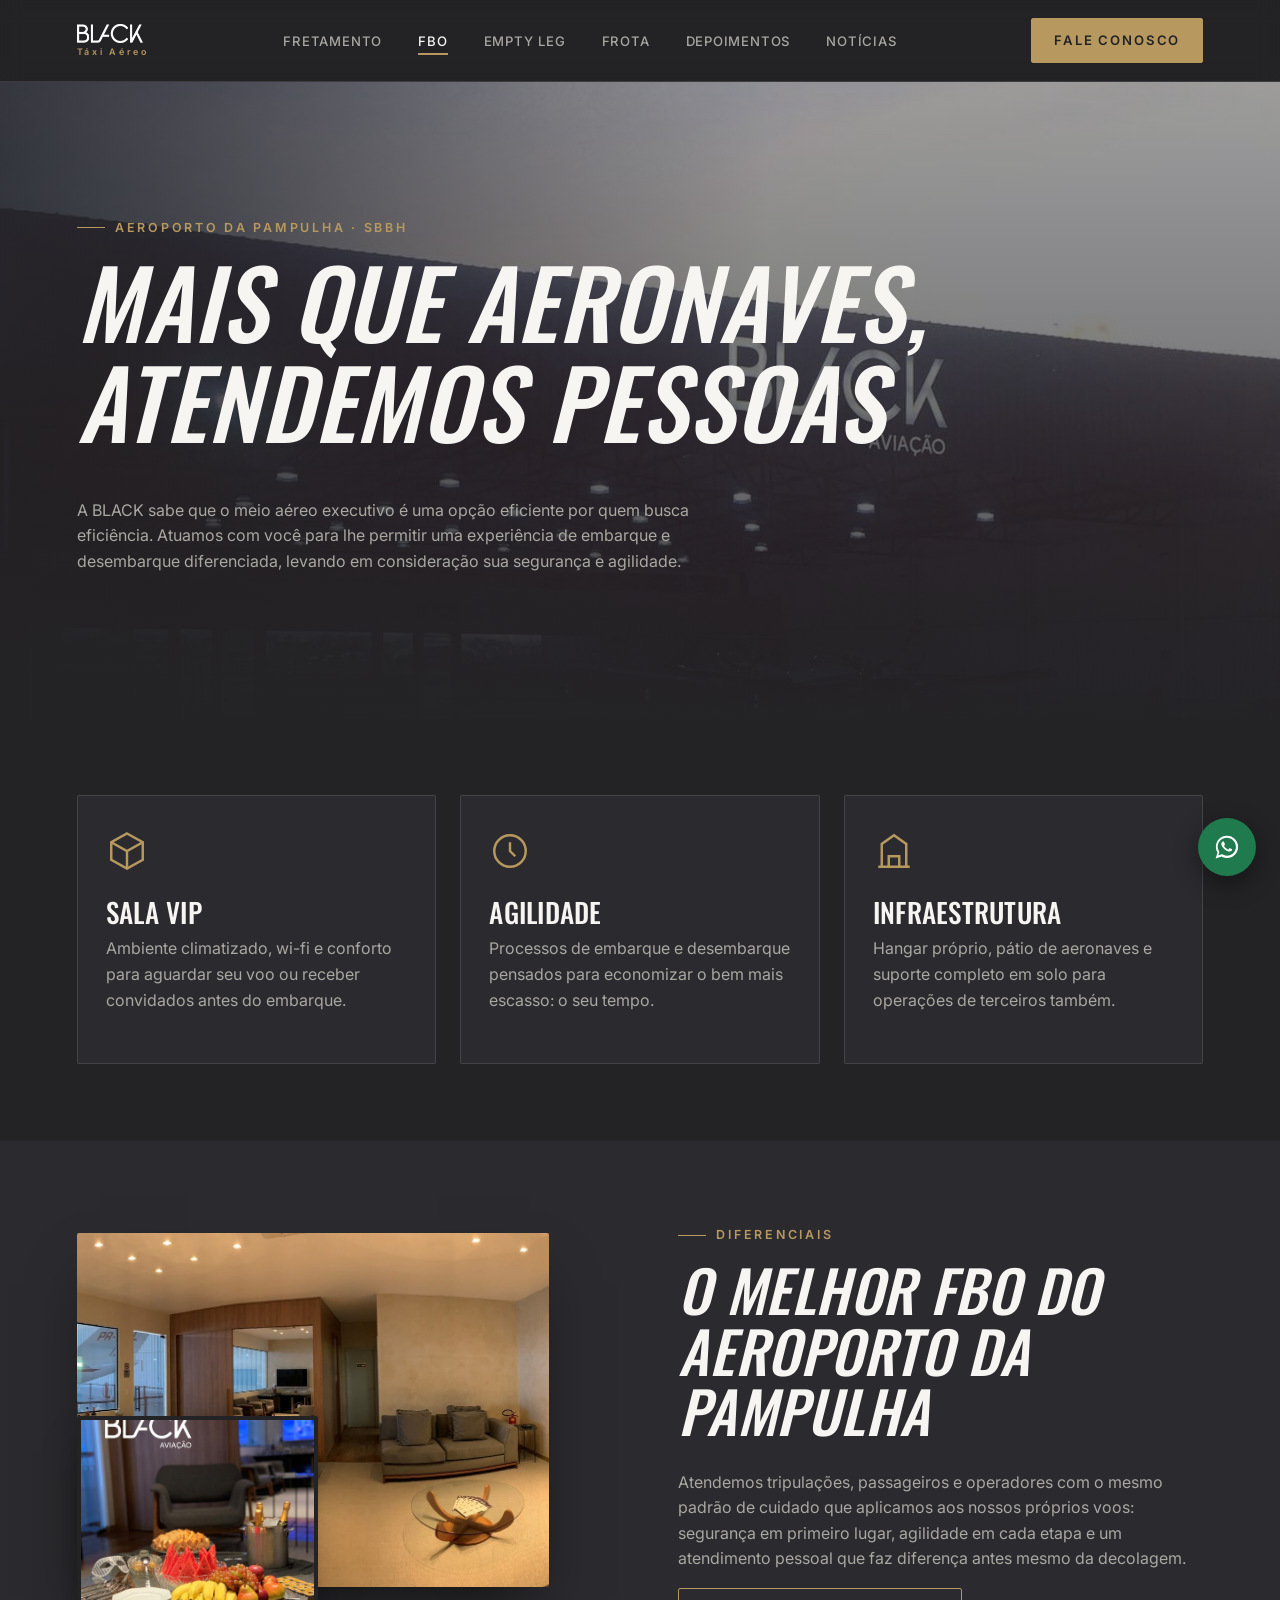
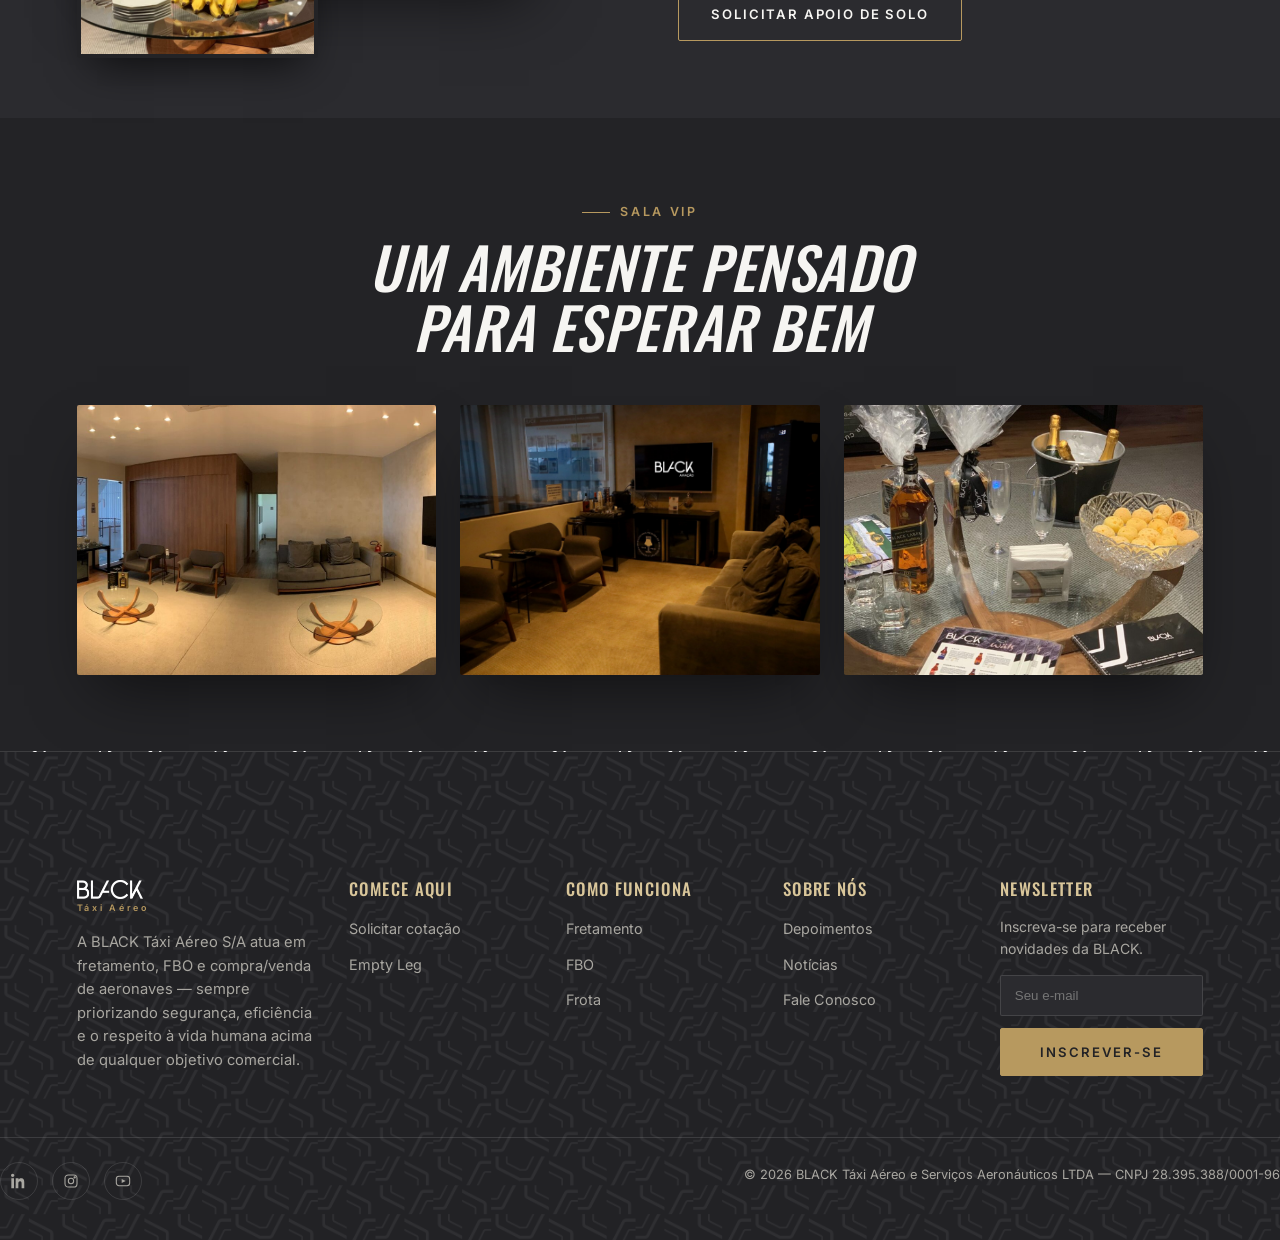
<file: github/fbo.html>
<!DOCTYPE html>
<html lang="pt-BR">
<head>
<meta charset="UTF-8">
<meta name="viewport" content="width=device-width, initial-scale=1, viewport-fit=cover">
<title>FBO na Pampulha | BLACK Táxi Aéreo</title>
<meta name="description" content="Conheça o FBO da BLACK Táxi Aéreo no Aeroporto da Pampulha (SBBH): sala VIP, agilidade e infraestrutura completa em solo.">
<link rel="preconnect" href="https://fonts.googleapis.com">
<link rel="preconnect" href="https://fonts.gstatic.com" crossorigin>
<link href="https://fonts.googleapis.com/css2?family=Oswald:ital,wght@0,400;0,500;0,600;1,500;1,600&family=Inter:wght@400;500;600;700&family=Poppins:wght@700;800&display=swap" rel="stylesheet">
<link rel="icon" href="data:image/svg+xml,%3Csvg xmlns=%27http://www.w3.org/2000/svg%27 viewBox=%270 0 100 100%27%3E%3Crect width=%27100%27 height=%27100%27 fill=%27%230a0a0a%27/%3E%3Ctext x=%2750%27 y=%2766%27 font-family=%27Georgia,serif%27 font-style=%27italic%27 font-size=%2760%27 fill=%27%23b7995f%27 text-anchor=%27middle%27%3EB%3C/text%3E%3C/svg%3E">
<link rel="stylesheet" href="css/style.css">
</head>
<body>

<header class="site-header">
  <nav class="nav container">
    <a href="index.html" class="logo"><img src="assets/img/black-logo.png" alt="BLACK" class="logo-img"><span class="logo-sub">Táxi Aéreo</span></a>
    <ul class="nav-links">
      <li><a href="fretamento.html">Fretamento</a></li>
      <li><a href="fbo.html" aria-current="page">FBO</a></li>
      <li><a href="empty-leg.html">Empty Leg</a></li>
      <li><a href="frota.html">Frota</a></li>
      <li><a href="depoimentos.html">Depoimentos</a></li>
      <li><a href="noticias.html">Notícias</a></li>
    </ul>
    <div class="nav-cta">
      <a href="fale-conosco.html" class="btn btn-solid">Fale Conosco</a>
      <button class="nav-toggle" aria-label="Abrir menu" aria-expanded="false">
        <span></span><span></span><span></span>
      </button>
    </div>
  </nav>
</header>

<div class="mobile-drawer">
  <a href="fretamento.html">Fretamento</a>
  <a href="fbo.html" aria-current="page">FBO</a>
  <a href="empty-leg.html">Empty Leg</a>
  <a href="frota.html">Frota</a>
  <a href="depoimentos.html">Depoimentos</a>
  <a href="noticias.html">Notícias</a>
  <a href="fale-conosco.html" class="btn btn-solid">Fale Conosco</a>
</div>


<main>

  <section class="hero hero-photo hero-page" style="background-image:url('assets/img/fotos/hangar-entardecer.jpg')">
    <div class="hero-inner container">
      <p class="eyebrow">Aeroporto da Pampulha · SBBH</p>
      <h1>Mais que aeronaves,<br>atendemos pessoas</h1>
      <p class="hero-sub max-680">A BLACK sabe que o meio aéreo executivo é uma opção eficiente por quem busca eficiência. Atuamos com você para lhe permitir uma experiência de embarque e desembarque diferenciada, levando em consideração sua segurança e agilidade.</p>
    </div>
  </section>

  <section class="section-tight">
    <div class="container grid-3">
      <div class="card">
        <svg class="icon" viewBox="0 0 24 24" fill="none" stroke="currentColor" stroke-width="1.4"><path d="M12 2l9 5v10l-9 5-9-5V7z"/><path d="M3 7l9 5 9-5M12 12v10"/></svg>
        <h3>Sala VIP</h3>
        <p>Ambiente climatizado, wi-fi e conforto para aguardar seu voo ou receber convidados antes do embarque.</p>
      </div>
      <div class="card">
        <svg class="icon" viewBox="0 0 24 24" fill="none" stroke="currentColor" stroke-width="1.4"><circle cx="12" cy="12" r="9"/><path d="M12 7v5l3 3"/></svg>
        <h3>Agilidade</h3>
        <p>Processos de embarque e desembarque pensados para economizar o bem mais escasso: o seu tempo.</p>
      </div>
      <div class="card">
        <svg class="icon" viewBox="0 0 24 24" fill="none" stroke="currentColor" stroke-width="1.4"><path d="M3 21h18M5 21V8l7-5 7 5v13M9 21v-6h6v6"/></svg>
        <h3>Infraestrutura</h3>
        <p>Hangar próprio, pátio de aeronaves e suporte completo em solo para operações de terceiros também.</p>
      </div>
    </div>
  </section>

  <section class="section-tight" style="background:var(--black-soft)">
    <div class="container split">
      <div class="photo-duo">
        <img src="assets/img/fotos/sala-vip-aberta.jpg" alt="Sala VIP da BLACK com vista para o hangar e aeronaves" class="photo-main" loading="lazy">
        <img src="assets/img/fotos/cafe-manha.jpg" alt="Mesa de café da manhã servida na sala VIP da BLACK" class="photo-accent" loading="lazy">
      </div>
      <div>
        <p class="eyebrow">Diferenciais</p>
        <h2>O melhor FBO do Aeroporto da Pampulha</h2>
        <p>Atendemos tripulações, passageiros e operadores com o mesmo padrão de cuidado que aplicamos aos nossos próprios voos: segurança em primeiro lugar, agilidade em cada etapa e um atendimento pessoal que faz diferença antes mesmo da decolagem.</p>
        <a href="fale-conosco.html" class="btn btn-outline">Solicitar apoio de solo</a>
      </div>
    </div>
  </section>

  <section class="section-tight">
    <div class="container">
      <div class="section-head center">
        <p class="eyebrow" style="justify-content:center">Sala VIP</p>
        <h2>Um ambiente pensado para esperar bem</h2>
      </div>
      <div class="grid-3">
        <img src="assets/img/fotos/sala-vip-fechada.jpg" alt="Sala VIP da BLACK com poltronas e adega climatizada" class="photo-single" loading="lazy">
        <img src="assets/img/fotos/lounge-tv.jpg" alt="Sala de estar da BLACK com TV e frigobar" class="photo-single" loading="lazy">
        <img src="assets/img/fotos/sala-vip-detalhes.jpg" alt="Welcome kit com espumante e petiscos servidos na sala VIP" class="photo-single" loading="lazy">
      </div>
    </div>
  </section>

</main>

<footer class="site-footer">
  <div class="container footer-top">
    <div class="footer-about">
      <a href="index.html" class="logo"><img src="assets/img/black-logo.png" alt="BLACK" class="logo-img"><span class="logo-sub">Táxi Aéreo</span></a>
      <p style="margin-top:18px">A BLACK Táxi Aéreo S/A atua em fretamento, FBO e compra/venda de aeronaves — sempre priorizando segurança, eficiência e o respeito à vida humana acima de qualquer objetivo comercial.</p>
    </div>
    <div>
      <h4>Comece aqui</h4>
      <ul>
        <li><a href="fale-conosco.html">Solicitar cotação</a></li>
        <li><a href="empty-leg.html">Empty Leg</a></li>
      </ul>
    </div>
    <div>
      <h4>Como funciona</h4>
      <ul>
        <li><a href="fretamento.html">Fretamento</a></li>
        <li><a href="fbo.html">FBO</a></li>
        <li><a href="frota.html">Frota</a></li>
      </ul>
    </div>
    <div>
      <h4>Sobre nós</h4>
      <ul>
        <li><a href="depoimentos.html">Depoimentos</a></li>
        <li><a href="noticias.html">Notícias</a></li>
        <li><a href="fale-conosco.html">Fale Conosco</a></li>
      </ul>
    </div>
    <div class="footer-newsletter">
      <h4>Newsletter</h4>
      <p style="font-size:0.88rem">Inscreva-se para receber novidades da BLACK.</p>
      <form onsubmit="event.preventDefault(); this.reset(); this.querySelector('.form-feedback').hidden=false;">
        <input type="email" placeholder="Seu e-mail" required>
        <button type="submit" class="btn btn-solid" style="width:100%; justify-content:center">Inscrever-se</button>
        <p class="form-feedback form-note" hidden style="margin-top:10px">Recebido! Conecte este formulário a uma ferramenta de e-mail marketing para ativar o envio.</p>
      </form>
    </div>
  </div>
  <div class="container footer-bottom">

    <div class="socials">
      <a href="#" aria-label="LinkedIn" target="_blank" rel="noopener"><svg width="16" height="16" viewBox="0 0 24 24" fill="currentColor"><path d="M4.98 3.5C4.98 4.88 3.87 6 2.5 6S0 4.88 0 3.5 1.12 1 2.5 1 4.98 2.12 4.98 3.5zM.5 8h4V23h-4V8zm7 0h3.8v2.05h.05c.53-1 1.83-2.05 3.77-2.05 4.03 0 4.78 2.65 4.78 6.1V23h-4v-6.85c0-1.63-.03-3.73-2.27-3.73-2.27 0-2.62 1.77-2.62 3.6V23h-4V8z"/></svg></a>
      <a href="#" aria-label="Instagram" target="_blank" rel="noopener"><svg width="16" height="16" viewBox="0 0 24 24" fill="none" stroke="currentColor" stroke-width="1.6"><rect x="3" y="3" width="18" height="18" rx="5"/><circle cx="12" cy="12" r="4"/><circle cx="17.5" cy="6.5" r="1"/></svg></a>
      <a href="#" aria-label="YouTube" target="_blank" rel="noopener"><svg width="16" height="16" viewBox="0 0 24 24" fill="none" stroke="currentColor" stroke-width="1.6"><rect x="2" y="5" width="20" height="14" rx="4"/><path d="M10 9l6 3-6 3z" fill="currentColor" stroke="none"/></svg></a>
    </div>
    <p>© <span data-year>2026</span> BLACK Táxi Aéreo e Serviços Aeronáuticos LTDA — CNPJ 28.395.388/0001-96</p>
  </div>
</footer>

<a href="https://wa.me/553141416681" class="wa-float" target="_blank" rel="noopener" aria-label="Falar no WhatsApp">
  <svg viewBox="0 0 32 32" fill="currentColor"><path d="M16 3C9 3 3.3 8.6 3.3 15.6c0 2.5.7 4.8 1.9 6.8L3 29l6.8-2.1c1.9 1.1 4 1.7 6.2 1.7 7 0 12.7-5.6 12.7-12.6C28.7 8.6 23 3 16 3zm0 22.9c-2 0-3.9-.5-5.5-1.5l-.4-.2-4 1.2 1.2-3.9-.3-.4a10.2 10.2 0 01-1.7-5.5c0-5.7 4.7-10.3 10.5-10.3 5.7 0 10.4 4.6 10.4 10.3 0 5.7-4.7 10.3-10.2 10.3zm5.7-7.6c-.3-.2-1.8-.9-2.1-1-.3-.1-.5-.2-.7.2-.2.3-.8 1-1 1.2-.2.2-.4.2-.7.1-.3-.2-1.4-.5-2.7-1.6-1-.9-1.6-2-1.8-2.3-.2-.3 0-.5.1-.6.1-.1.3-.4.5-.5.2-.2.2-.3.3-.5.1-.2 0-.4 0-.6 0-.2-.7-1.8-1-2.4-.3-.6-.5-.5-.7-.5h-.6c-.2 0-.5.1-.8.4-.3.3-1 1-1 2.5s1.1 2.9 1.2 3.1c.1.2 2.2 3.4 5.3 4.7.7.3 1.3.5 1.7.6.7.2 1.4.2 1.9.1.6-.1 1.8-.7 2-1.4.3-.7.3-1.3.2-1.4-.1-.2-.3-.2-.6-.4z"/></svg>
</a>


<script src="js/main.js"></script>
</body>
</html>
</file>
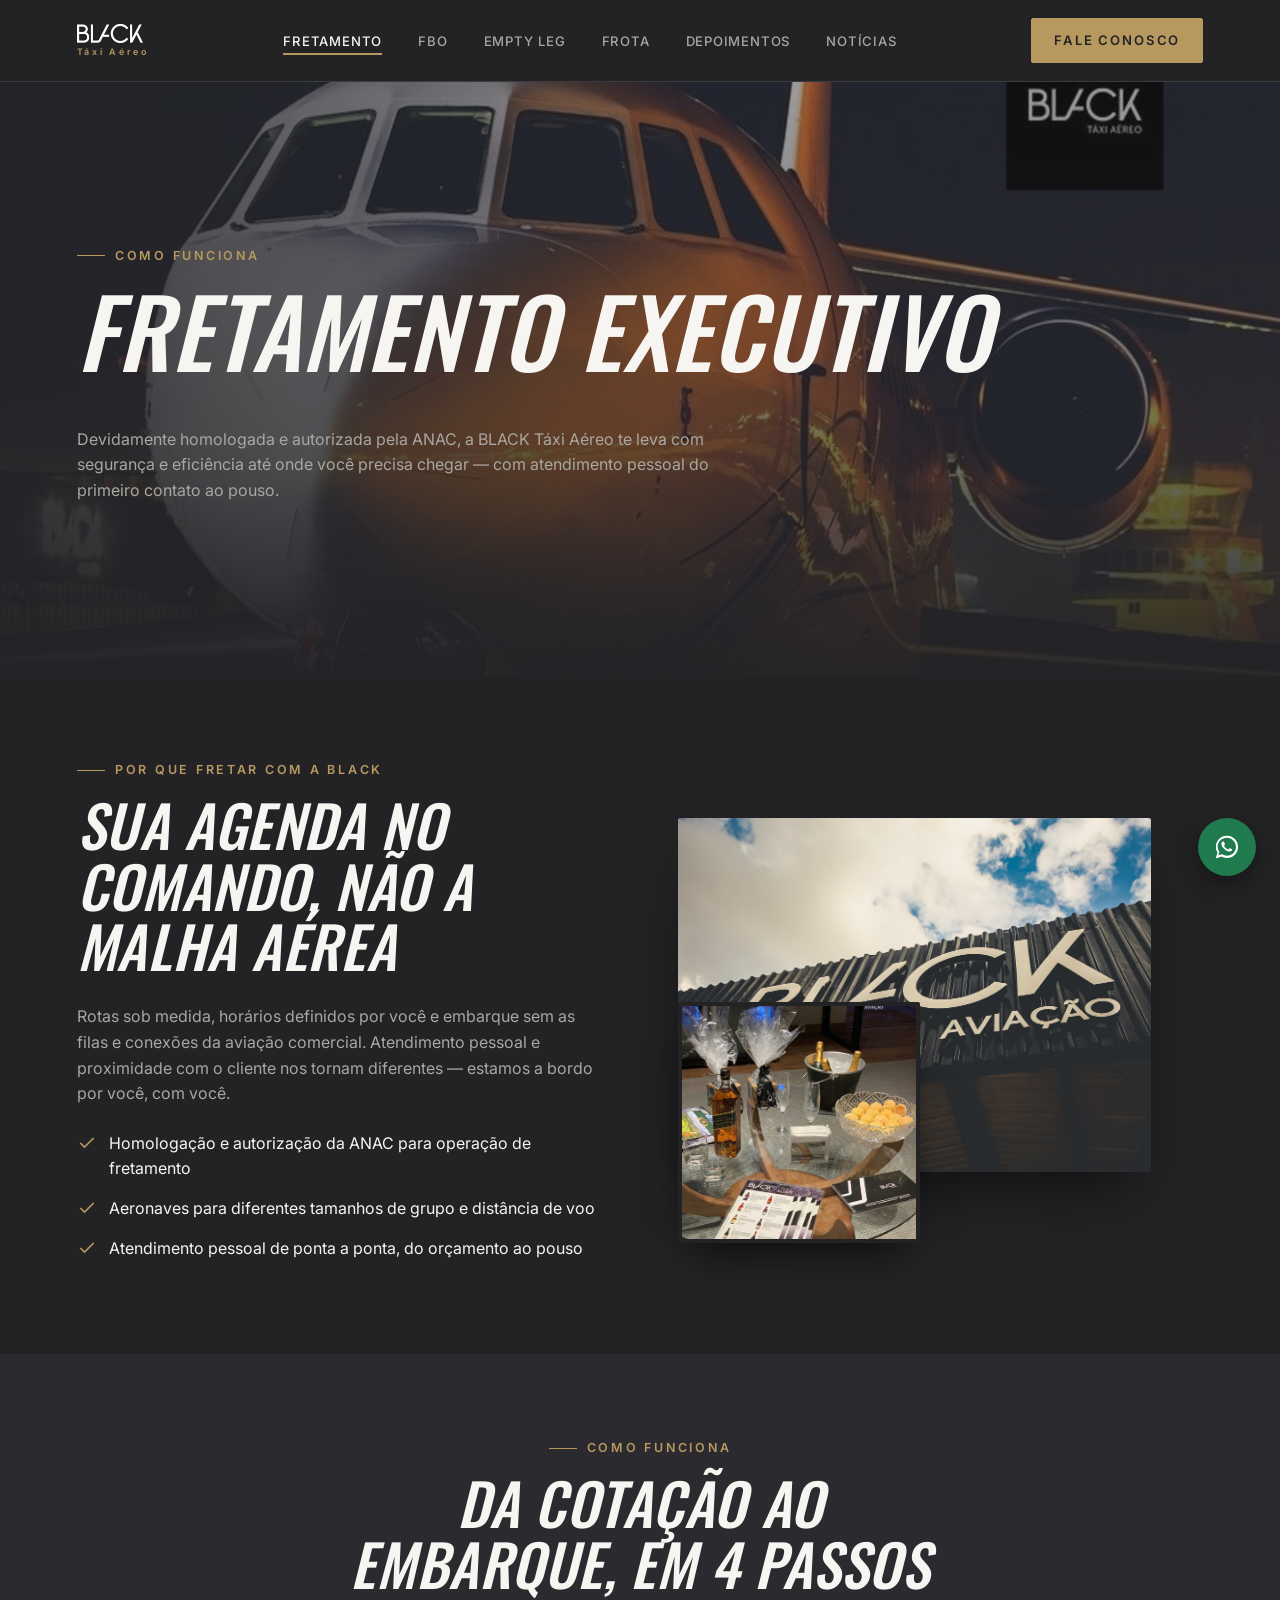
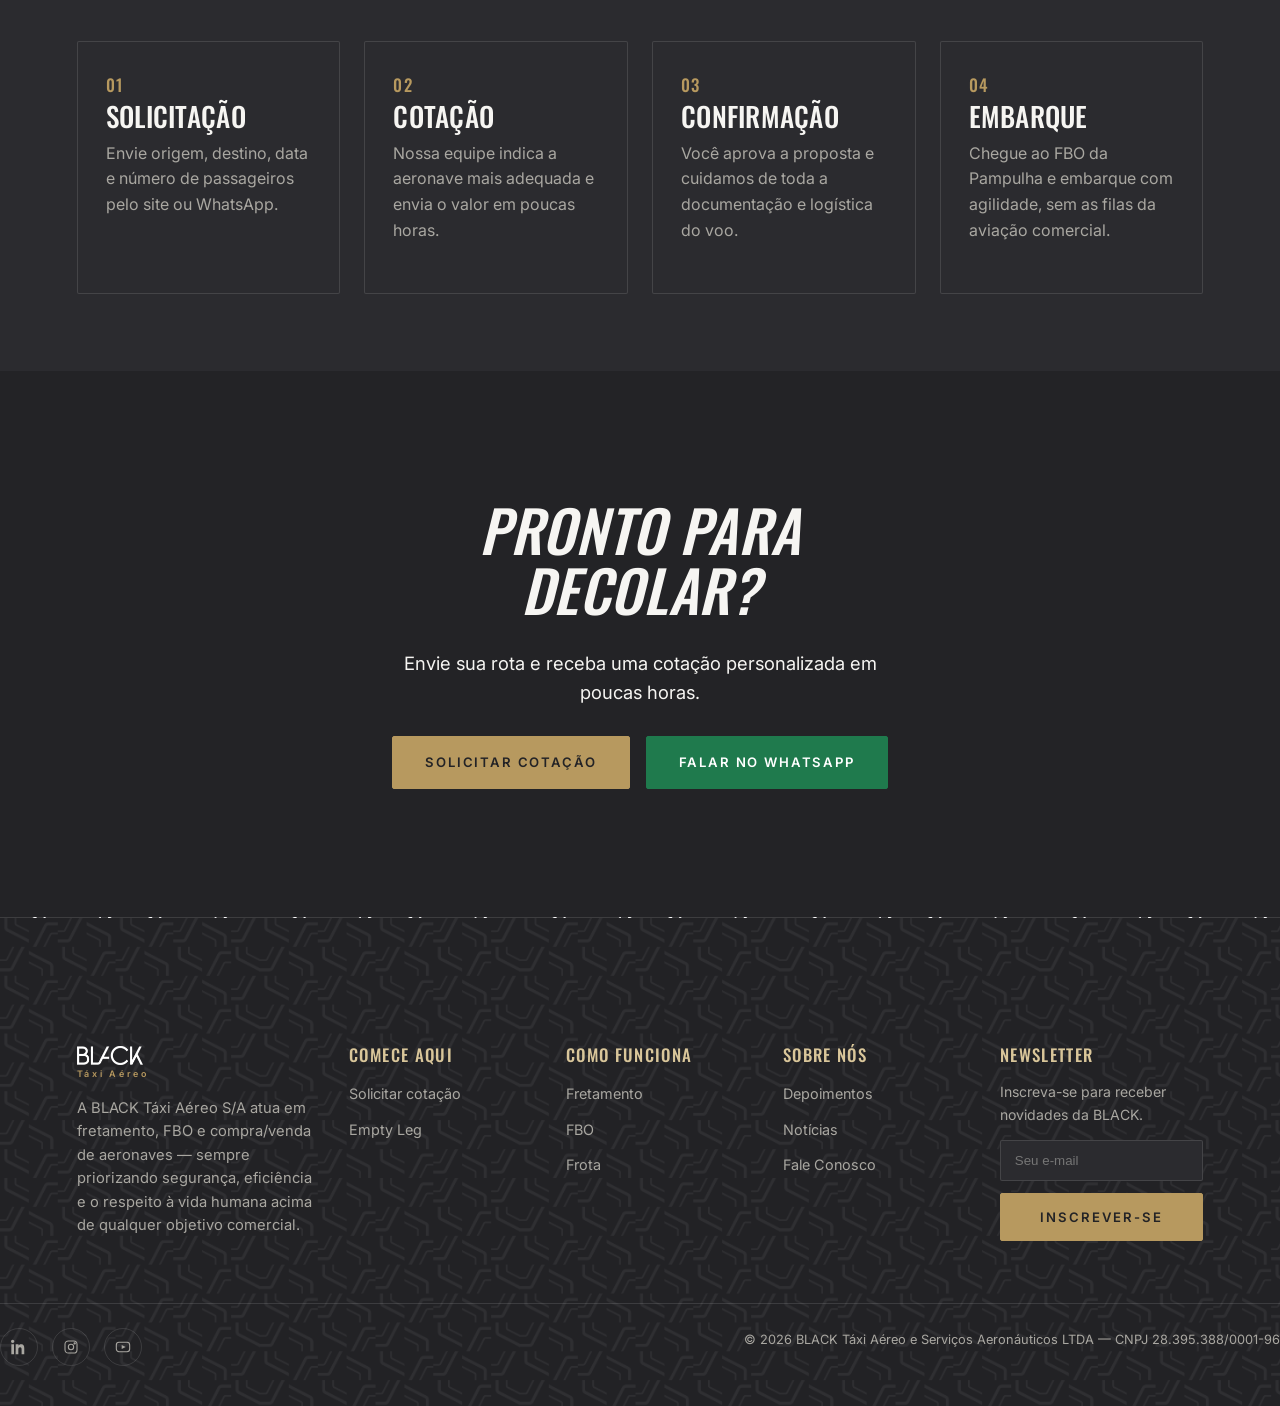
<file: github/fretamento.html>
<!DOCTYPE html>
<html lang="pt-BR">
<head>
<meta charset="UTF-8">
<meta name="viewport" content="width=device-width, initial-scale=1, viewport-fit=cover">
<title>Fretamento executivo | BLACK Táxi Aéreo</title>
<meta name="description" content="Fretamento de aeronaves executivas homologado pela ANAC, com atendimento pessoal e proximidade com o cliente em cada rota.">
<link rel="preconnect" href="https://fonts.googleapis.com">
<link rel="preconnect" href="https://fonts.gstatic.com" crossorigin>
<link href="https://fonts.googleapis.com/css2?family=Oswald:ital,wght@0,400;0,500;0,600;1,500;1,600&family=Inter:wght@400;500;600;700&family=Poppins:wght@700;800&display=swap" rel="stylesheet">
<link rel="icon" href="data:image/svg+xml,%3Csvg xmlns=%27http://www.w3.org/2000/svg%27 viewBox=%270 0 100 100%27%3E%3Crect width=%27100%27 height=%27100%27 fill=%27%230a0a0a%27/%3E%3Ctext x=%2750%27 y=%2766%27 font-family=%27Georgia,serif%27 font-style=%27italic%27 font-size=%2760%27 fill=%27%23b7995f%27 text-anchor=%27middle%27%3EB%3C/text%3E%3C/svg%3E">
<link rel="stylesheet" href="css/style.css">
</head>
<body>

<header class="site-header">
  <nav class="nav container">
    <a href="index.html" class="logo"><img src="assets/img/black-logo.png" alt="BLACK" class="logo-img"><span class="logo-sub">Táxi Aéreo</span></a>
    <ul class="nav-links">
      <li><a href="fretamento.html" aria-current="page">Fretamento</a></li>
      <li><a href="fbo.html">FBO</a></li>
      <li><a href="empty-leg.html">Empty Leg</a></li>
      <li><a href="frota.html">Frota</a></li>
      <li><a href="depoimentos.html">Depoimentos</a></li>
      <li><a href="noticias.html">Notícias</a></li>
    </ul>
    <div class="nav-cta">
      <a href="fale-conosco.html" class="btn btn-solid">Fale Conosco</a>
      <button class="nav-toggle" aria-label="Abrir menu" aria-expanded="false">
        <span></span><span></span><span></span>
      </button>
    </div>
  </nav>
</header>

<div class="mobile-drawer">
  <a href="fretamento.html" aria-current="page">Fretamento</a>
  <a href="fbo.html">FBO</a>
  <a href="empty-leg.html">Empty Leg</a>
  <a href="frota.html">Frota</a>
  <a href="depoimentos.html">Depoimentos</a>
  <a href="noticias.html">Notícias</a>
  <a href="fale-conosco.html" class="btn btn-solid">Fale Conosco</a>
</div>

<main>

  <section class="hero hero-photo hero-page" style="background-image:url('assets/img/fotos/jato-nariz-por-do-sol.jpg')">
    <div class="hero-inner container">
      <p class="eyebrow">Como funciona</p>
      <h1>Fretamento executivo</h1>
      <p class="hero-sub max-680">Devidamente homologada e autorizada pela ANAC, a BLACK Táxi Aéreo te leva com segurança e eficiência até onde você precisa chegar — com atendimento pessoal do primeiro contato ao pouso.</p>
    </div>
  </section>

  <section class="section-tight">
    <div class="container split">
      <div>
        <p class="eyebrow">Por que fretar com a BLACK</p>
        <h2>Sua agenda no comando, não a malha aérea</h2>
        <p>Rotas sob medida, horários definidos por você e embarque sem as filas e conexões da aviação comercial. Atendimento pessoal e proximidade com o cliente nos tornam diferentes — estamos a bordo por você, com você.</p>
        <ul style="list-style:none; padding:0; display:grid; gap:14px; margin-top:24px">
          <li style="display:flex; gap:12px; align-items:flex-start">
            <svg width="20" height="20" viewBox="0 0 24 24" fill="none" stroke="#b7995f" stroke-width="2" style="flex:none; margin-top:2px"><path d="M20 6L9 17l-5-5"/></svg>
            <span>Homologação e autorização da ANAC para operação de fretamento</span>
          </li>
          <li style="display:flex; gap:12px; align-items:flex-start">
            <svg width="20" height="20" viewBox="0 0 24 24" fill="none" stroke="#b7995f" stroke-width="2" style="flex:none; margin-top:2px"><path d="M20 6L9 17l-5-5"/></svg>
            <span>Aeronaves para diferentes tamanhos de grupo e distância de voo</span>
          </li>
          <li style="display:flex; gap:12px; align-items:flex-start">
            <svg width="20" height="20" viewBox="0 0 24 24" fill="none" stroke="#b7995f" stroke-width="2" style="flex:none; margin-top:2px"><path d="M20 6L9 17l-5-5"/></svg>
            <span>Atendimento pessoal de ponta a ponta, do orçamento ao pouso</span>
          </li>
        </ul>
      </div>
      <div class="photo-duo">
        <img src="assets/img/fotos/fachada-hangar-logo.jpg" alt="Fachada do hangar da BLACK Táxi Aéreo" class="photo-main" loading="lazy">
        <img src="assets/img/fotos/sala-vip-detalhes.jpg" alt="Recepção reservada aos clientes da BLACK antes do embarque" class="photo-accent" loading="lazy">
      </div>
    </div>
  </section>

  <section class="section-tight" style="background:var(--black-soft)">
    <div class="container">
      <div class="section-head center">
        <p class="eyebrow" style="justify-content:center">Como funciona</p>
        <h2>Da cotação ao embarque, em 4 passos</h2>
      </div>
      <div class="grid-3" style="grid-template-columns:repeat(4,1fr)">
        <div class="card">
          <h4 style="color:var(--gold)">01</h4>
          <h3>Solicitação</h3>
          <p>Envie origem, destino, data e número de passageiros pelo site ou WhatsApp.</p>
        </div>
        <div class="card">
          <h4 style="color:var(--gold)">02</h4>
          <h3>Cotação</h3>
          <p>Nossa equipe indica a aeronave mais adequada e envia o valor em poucas horas.</p>
        </div>
        <div class="card">
          <h4 style="color:var(--gold)">03</h4>
          <h3>Confirmação</h3>
          <p>Você aprova a proposta e cuidamos de toda a documentação e logística do voo.</p>
        </div>
        <div class="card">
          <h4 style="color:var(--gold)">04</h4>
          <h3>Embarque</h3>
          <p>Chegue ao FBO da Pampulha e embarque com agilidade, sem as filas da aviação comercial.</p>
        </div>
      </div>
    </div>
  </section>

  <section>
    <div class="container center max-680" style="margin:0 auto">
      <h2>Pronto para decolar?</h2>
      <p class="lead">Envie sua rota e receba uma cotação personalizada em poucas horas.</p>
      <div class="hero-actions" style="justify-content:center">
        <a href="fale-conosco.html" class="btn btn-solid">Solicitar cotação</a>
        <a href="https://wa.me/553141416681" class="btn btn-whatsapp" target="_blank" rel="noopener">Falar no WhatsApp</a>
      </div>
    </div>
  </section>

</main>

<footer class="site-footer">
  <div class="container footer-top">
    <div class="footer-about">
      <a href="index.html" class="logo"><img src="assets/img/black-logo.png" alt="BLACK" class="logo-img"><span class="logo-sub">Táxi Aéreo</span></a>
      <p style="margin-top:18px">A BLACK Táxi Aéreo S/A atua em fretamento, FBO e compra/venda de aeronaves — sempre priorizando segurança, eficiência e o respeito à vida humana acima de qualquer objetivo comercial.</p>
    </div>
    <div>
      <h4>Comece aqui</h4>
      <ul>
        <li><a href="fale-conosco.html">Solicitar cotação</a></li>
        <li><a href="empty-leg.html">Empty Leg</a></li>
      </ul>
    </div>
    <div>
      <h4>Como funciona</h4>
      <ul>
        <li><a href="fretamento.html">Fretamento</a></li>
        <li><a href="fbo.html">FBO</a></li>
        <li><a href="frota.html">Frota</a></li>
      </ul>
    </div>
    <div>
      <h4>Sobre nós</h4>
      <ul>
        <li><a href="depoimentos.html">Depoimentos</a></li>
        <li><a href="noticias.html">Notícias</a></li>
        <li><a href="fale-conosco.html">Fale Conosco</a></li>
      </ul>
    </div>
    <div class="footer-newsletter">
      <h4>Newsletter</h4>
      <p style="font-size:0.88rem">Inscreva-se para receber novidades da BLACK.</p>
      <form onsubmit="event.preventDefault(); this.reset(); this.querySelector('.form-feedback').hidden=false;">
        <input type="email" placeholder="Seu e-mail" required>
        <button type="submit" class="btn btn-solid" style="width:100%; justify-content:center">Inscrever-se</button>
        <p class="form-feedback form-note" hidden style="margin-top:10px">Recebido! Conecte este formulário a uma ferramenta de e-mail marketing para ativar o envio.</p>
      </form>
    </div>
  </div>
  <div class="container footer-bottom">
    <div class="socials">
      <a href="#" aria-label="LinkedIn" target="_blank" rel="noopener"><svg width="16" height="16" viewBox="0 0 24 24" fill="currentColor"><path d="M4.98 3.5C4.98 4.88 3.87 6 2.5 6S0 4.88 0 3.5 1.12 1 2.5 1 4.98 2.12 4.98 3.5zM.5 8h4V23h-4V8zm7 0h3.8v2.05h.05c.53-1 1.83-2.05 3.77-2.05 4.03 0 4.78 2.65 4.78 6.1V23h-4v-6.85c0-1.63-.03-3.73-2.27-3.73-2.27 0-2.62 1.77-2.62 3.6V23h-4V8z"/></svg></a>
      <a href="#" aria-label="Instagram" target="_blank" rel="noopener"><svg width="16" height="16" viewBox="0 0 24 24" fill="none" stroke="currentColor" stroke-width="1.6"><rect x="3" y="3" width="18" height="18" rx="5"/><circle cx="12" cy="12" r="4"/><circle cx="17.5" cy="6.5" r="1"/></svg></a>
      <a href="#" aria-label="YouTube" target="_blank" rel="noopener"><svg width="16" height="16" viewBox="0 0 24 24" fill="none" stroke="currentColor" stroke-width="1.6"><rect x="2" y="5" width="20" height="14" rx="4"/><path d="M10 9l6 3-6 3z" fill="currentColor" stroke="none"/></svg></a>
    </div>
    <p>© <span data-year>2026</span> BLACK Táxi Aéreo e Serviços Aeronáuticos LTDA — CNPJ 28.395.388/0001-96</p>
  </div>
</footer>

<a href="https://wa.me/553141416681" class="wa-float" target="_blank" rel="noopener" aria-label="Falar no WhatsApp">
  <svg viewBox="0 0 32 32" fill="currentColor"><path d="M16 3C9 3 3.3 8.6 3.3 15.6c0 2.5.7 4.8 1.9 6.8L3 29l6.8-2.1c1.9 1.1 4 1.7 6.2 1.7 7 0 12.7-5.6 12.7-12.6C28.7 8.6 23 3 16 3zm0 22.9c-2 0-3.9-.5-5.5-1.5l-.4-.2-4 1.2 1.2-3.9-.3-.4a10.2 10.2 0 01-1.7-5.5c0-5.7 4.7-10.3 10.5-10.3 5.7 0 10.4 4.6 10.4 10.3 0 5.7-4.7 10.3-10.2 10.3zm5.7-7.6c-.3-.2-1.8-.9-2.1-1-.3-.1-.5-.2-.7.2-.2.3-.8 1-1 1.2-.2.2-.4.2-.7.1-.3-.2-1.4-.5-2.7-1.6-1-.9-1.6-2-1.8-2.3-.2-.3 0-.5.1-.6.1-.1.3-.4.5-.5.2-.2.2-.3.3-.5.1-.2 0-.4 0-.6 0-.2-.7-1.8-1-2.4-.3-.6-.5-.5-.7-.5h-.6c-.2 0-.5.1-.8.4-.3.3-1 1-1 2.5s1.1 2.9 1.2 3.1c.1.2 2.2 3.4 5.3 4.7.7.3 1.3.5 1.7.6.7.2 1.4.2 1.9.1.6-.1 1.8-.7 2-1.4.3-.7.3-1.3.2-1.4-.1-.2-.3-.2-.6-.4z"/></svg>
</a>

<script src="js/main.js"></script>
</body>
</html>
</file>
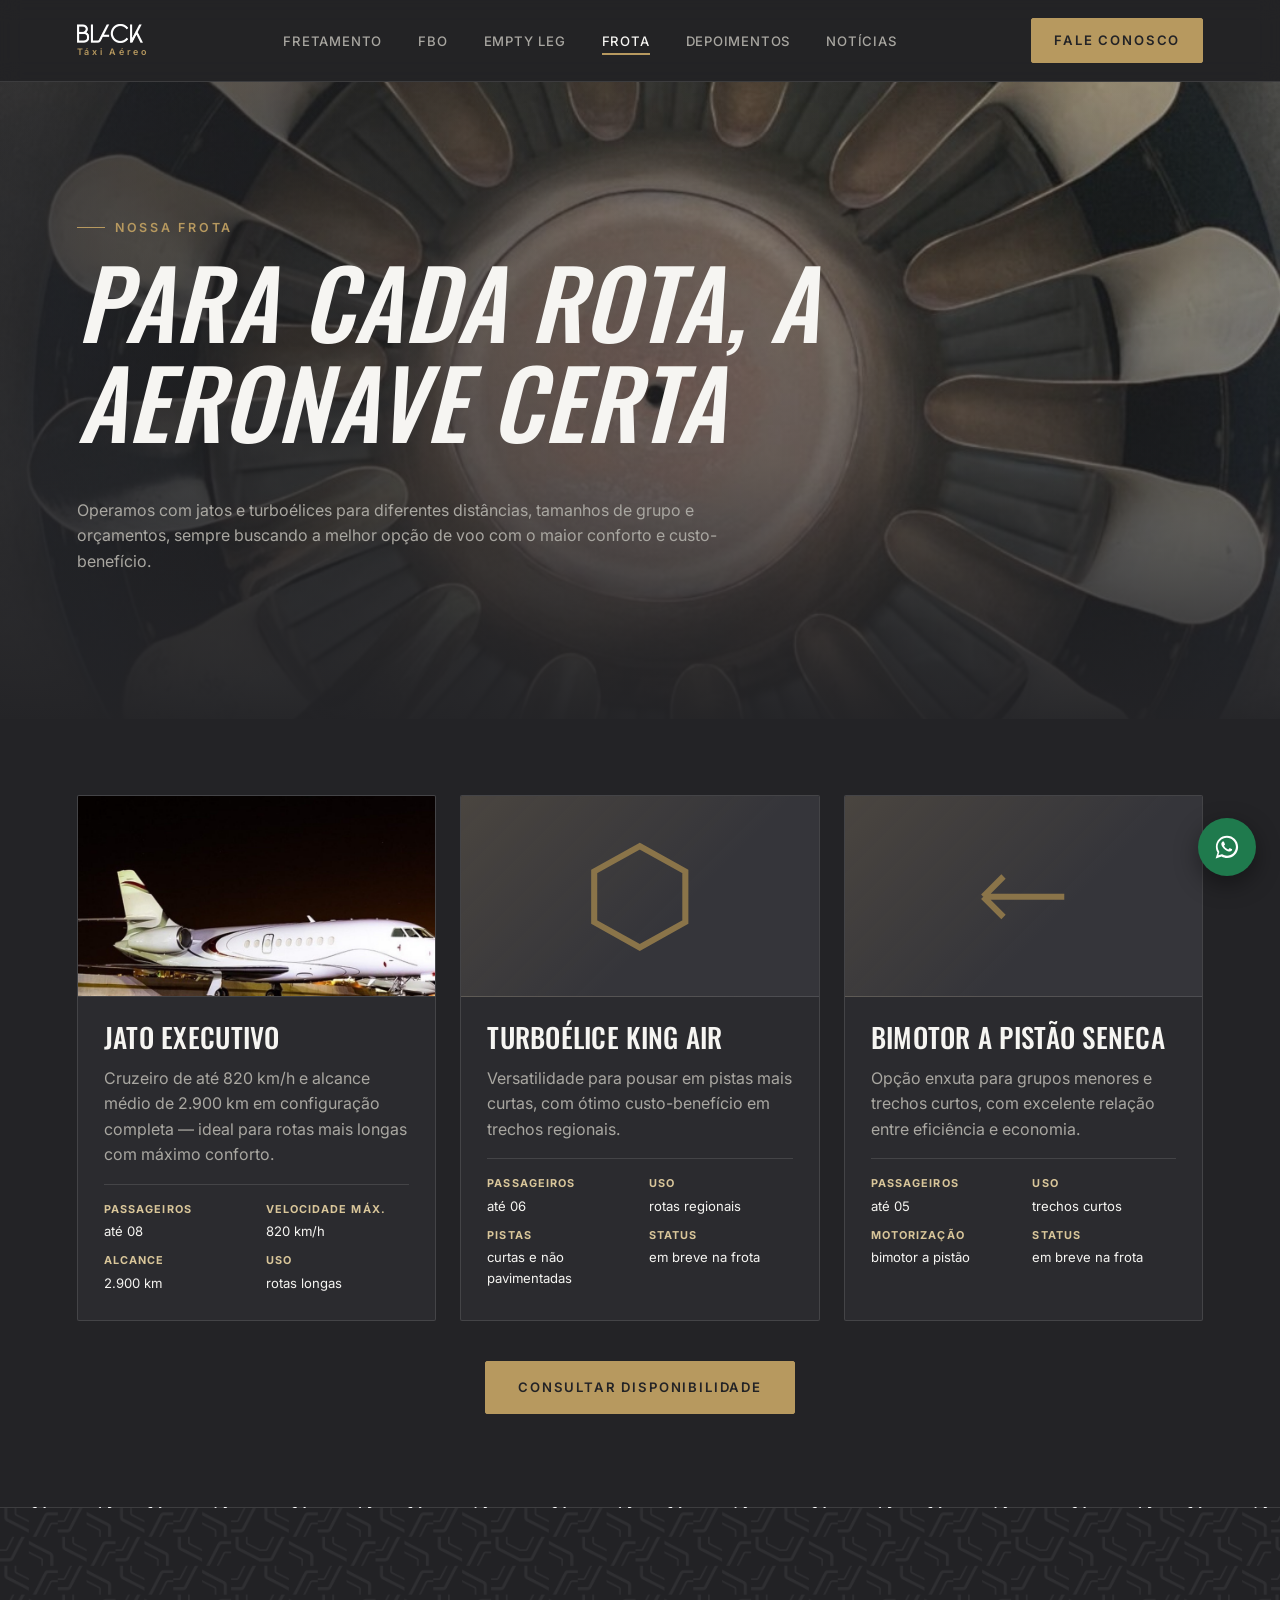
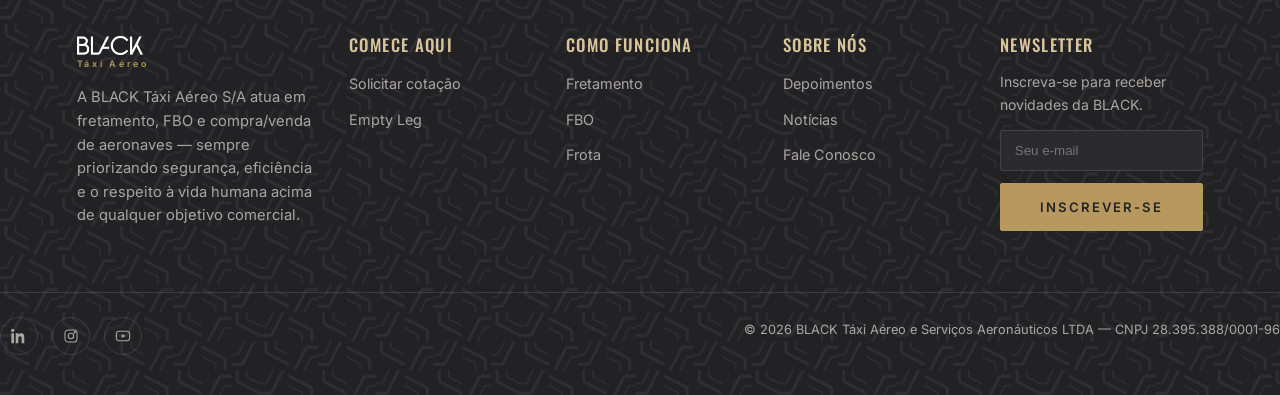
<file: github/frota.html>
<!DOCTYPE html>
<html lang="pt-BR">
<head>
<meta charset="UTF-8">
<meta name="viewport" content="width=device-width, initial-scale=1, viewport-fit=cover">
<title>Nossa frota | BLACK Táxi Aéreo</title>
<meta name="description" content="Conheça as aeronaves da frota da BLACK Táxi Aéreo: jato executivo, turboélice King Air e bimotor Seneca.">
<link rel="preconnect" href="https://fonts.googleapis.com">
<link rel="preconnect" href="https://fonts.gstatic.com" crossorigin>
<link href="https://fonts.googleapis.com/css2?family=Oswald:ital,wght@0,400;0,500;0,600;1,500;1,600&family=Inter:wght@400;500;600;700&family=Poppins:wght@700;800&display=swap" rel="stylesheet">
<link rel="icon" href="data:image/svg+xml,%3Csvg xmlns=%27http://www.w3.org/2000/svg%27 viewBox=%270 0 100 100%27%3E%3Crect width=%27100%27 height=%27100%27 fill=%27%230a0a0a%27/%3E%3Ctext x=%2750%27 y=%2766%27 font-family=%27Georgia,serif%27 font-style=%27italic%27 font-size=%2760%27 fill=%27%23b7995f%27 text-anchor=%27middle%27%3EB%3C/text%3E%3C/svg%3E">
<link rel="stylesheet" href="css/style.css">
</head>
<body>

<header class="site-header">
  <nav class="nav container">
    <a href="index.html" class="logo"><img src="assets/img/black-logo.png" alt="BLACK" class="logo-img"><span class="logo-sub">Táxi Aéreo</span></a>
    <ul class="nav-links">
      <li><a href="fretamento.html">Fretamento</a></li>
      <li><a href="fbo.html">FBO</a></li>
      <li><a href="empty-leg.html">Empty Leg</a></li>
      <li><a href="frota.html" aria-current="page">Frota</a></li>
      <li><a href="depoimentos.html">Depoimentos</a></li>
      <li><a href="noticias.html">Notícias</a></li>
    </ul>
    <div class="nav-cta">
      <a href="fale-conosco.html" class="btn btn-solid">Fale Conosco</a>
      <button class="nav-toggle" aria-label="Abrir menu" aria-expanded="false">
        <span></span><span></span><span></span>
      </button>
    </div>
  </nav>
</header>

<div class="mobile-drawer">
  <a href="fretamento.html">Fretamento</a>
  <a href="fbo.html">FBO</a>
  <a href="empty-leg.html">Empty Leg</a>
  <a href="frota.html" aria-current="page">Frota</a>
  <a href="depoimentos.html">Depoimentos</a>
  <a href="noticias.html">Notícias</a>
  <a href="fale-conosco.html" class="btn btn-solid">Fale Conosco</a>
</div>


<main>

  <section class="hero hero-photo hero-page" style="background-image:url('assets/img/fotos/turbina-detalhe.jpg')">
    <div class="hero-inner container">
      <p class="eyebrow">Nossa frota</p>
      <h1>Para cada rota, a aeronave certa</h1>
      <p class="hero-sub max-680">Operamos com jatos e turboélices para diferentes distâncias, tamanhos de grupo e orçamentos, sempre buscando a melhor opção de voo com o maior conforto e custo-benefício.</p>
    </div>
  </section>

  <section class="section-tight">
    <div class="container grid-3">
      <div class="fleet-card">
        <div class="fleet-photo">
          <img src="assets/img/fotos/hero-jato-noite.jpg" alt="Jato executivo da frota BLACK Táxi Aéreo" loading="lazy">
        </div>
        <div class="body">
          <h3>Jato executivo</h3>
          <p>Cruzeiro de até 820 km/h e alcance médio de 2.900 km em configuração completa — ideal para rotas mais longas com máximo conforto.</p>
          <div class="fleet-specs">
            <div><strong>Passageiros</strong>até 08</div>
            <div><strong>Velocidade máx.</strong>820 km/h</div>
            <div><strong>Alcance</strong>2.900 km</div>
            <div><strong>Uso</strong>rotas longas</div>
          </div>
        </div>
      </div>
      <div class="fleet-card">
        <div class="media-frame">
          <svg viewBox="0 0 24 24" fill="none" stroke="currentColor" stroke-width="1.2"><path d="M12 2l9 5v10l-9 5-9-5V7z"/></svg>
        </div>
        <div class="body">
          <h3>Turboélice King Air</h3>
          <p>Versatilidade para pousar em pistas mais curtas, com ótimo custo-benefício em trechos regionais.</p>
          <div class="fleet-specs">
            <div><strong>Passageiros</strong>até 06</div>
            <div><strong>Uso</strong>rotas regionais</div>
            <div><strong>Pistas</strong>curtas e não pavimentadas</div>
            <div><strong>Status</strong>em breve na frota</div>
          </div>
        </div>
      </div>
      <div class="fleet-card">
        <div class="media-frame">
          <svg viewBox="0 0 24 24" fill="none" stroke="currentColor" stroke-width="1.2"><path d="M4 12h16M4 12l4-4M4 12l4 4"/></svg>
        </div>
        <div class="body">
          <h3>Bimotor a pistão Seneca</h3>
          <p>Opção enxuta para grupos menores e trechos curtos, com excelente relação entre eficiência e economia.</p>
          <div class="fleet-specs">
            <div><strong>Passageiros</strong>até 05</div>
            <div><strong>Uso</strong>trechos curtos</div>
            <div><strong>Motorização</strong>bimotor a pistão</div>
            <div><strong>Status</strong>em breve na frota</div>
          </div>
        </div>
      </div>
    </div>
    <p class="center" style="margin-top:40px">
      <a href="fale-conosco.html" class="btn btn-solid">Consultar disponibilidade</a>
    </p>
  </section>

</main>

<footer class="site-footer">
  <div class="container footer-top">
    <div class="footer-about">
      <a href="index.html" class="logo"><img src="assets/img/black-logo.png" alt="BLACK" class="logo-img"><span class="logo-sub">Táxi Aéreo</span></a>
      <p style="margin-top:18px">A BLACK Táxi Aéreo S/A atua em fretamento, FBO e compra/venda de aeronaves — sempre priorizando segurança, eficiência e o respeito à vida humana acima de qualquer objetivo comercial.</p>
    </div>
    <div>
      <h4>Comece aqui</h4>
      <ul>
        <li><a href="fale-conosco.html">Solicitar cotação</a></li>
        <li><a href="empty-leg.html">Empty Leg</a></li>
      </ul>
    </div>
    <div>
      <h4>Como funciona</h4>
      <ul>
        <li><a href="fretamento.html">Fretamento</a></li>
        <li><a href="fbo.html">FBO</a></li>
        <li><a href="frota.html">Frota</a></li>
      </ul>
    </div>
    <div>
      <h4>Sobre nós</h4>
      <ul>
        <li><a href="depoimentos.html">Depoimentos</a></li>
        <li><a href="noticias.html">Notícias</a></li>
        <li><a href="fale-conosco.html">Fale Conosco</a></li>
      </ul>
    </div>
    <div class="footer-newsletter">
      <h4>Newsletter</h4>
      <p style="font-size:0.88rem">Inscreva-se para receber novidades da BLACK.</p>
      <form onsubmit="event.preventDefault(); this.reset(); this.querySelector('.form-feedback').hidden=false;">
        <input type="email" placeholder="Seu e-mail" required>
        <button type="submit" class="btn btn-solid" style="width:100%; justify-content:center">Inscrever-se</button>
        <p class="form-feedback form-note" hidden style="margin-top:10px">Recebido! Conecte este formulário a uma ferramenta de e-mail marketing para ativar o envio.</p>
      </form>
    </div>
  </div>
  <div class="container footer-bottom">

    <div class="socials">
      <a href="#" aria-label="LinkedIn" target="_blank" rel="noopener"><svg width="16" height="16" viewBox="0 0 24 24" fill="currentColor"><path d="M4.98 3.5C4.98 4.88 3.87 6 2.5 6S0 4.88 0 3.5 1.12 1 2.5 1 4.98 2.12 4.98 3.5zM.5 8h4V23h-4V8zm7 0h3.8v2.05h.05c.53-1 1.83-2.05 3.77-2.05 4.03 0 4.78 2.65 4.78 6.1V23h-4v-6.85c0-1.63-.03-3.73-2.27-3.73-2.27 0-2.62 1.77-2.62 3.6V23h-4V8z"/></svg></a>
      <a href="#" aria-label="Instagram" target="_blank" rel="noopener"><svg width="16" height="16" viewBox="0 0 24 24" fill="none" stroke="currentColor" stroke-width="1.6"><rect x="3" y="3" width="18" height="18" rx="5"/><circle cx="12" cy="12" r="4"/><circle cx="17.5" cy="6.5" r="1"/></svg></a>
      <a href="#" aria-label="YouTube" target="_blank" rel="noopener"><svg width="16" height="16" viewBox="0 0 24 24" fill="none" stroke="currentColor" stroke-width="1.6"><rect x="2" y="5" width="20" height="14" rx="4"/><path d="M10 9l6 3-6 3z" fill="currentColor" stroke="none"/></svg></a>
    </div>
    <p>© <span data-year>2026</span> BLACK Táxi Aéreo e Serviços Aeronáuticos LTDA — CNPJ 28.395.388/0001-96</p>
  </div>
</footer>

<a href="https://wa.me/553141416681" class="wa-float" target="_blank" rel="noopener" aria-label="Falar no WhatsApp">
  <svg viewBox="0 0 32 32" fill="currentColor"><path d="M16 3C9 3 3.3 8.6 3.3 15.6c0 2.5.7 4.8 1.9 6.8L3 29l6.8-2.1c1.9 1.1 4 1.7 6.2 1.7 7 0 12.7-5.6 12.7-12.6C28.7 8.6 23 3 16 3zm0 22.9c-2 0-3.9-.5-5.5-1.5l-.4-.2-4 1.2 1.2-3.9-.3-.4a10.2 10.2 0 01-1.7-5.5c0-5.7 4.7-10.3 10.5-10.3 5.7 0 10.4 4.6 10.4 10.3 0 5.7-4.7 10.3-10.2 10.3zm5.7-7.6c-.3-.2-1.8-.9-2.1-1-.3-.1-.5-.2-.7.2-.2.3-.8 1-1 1.2-.2.2-.4.2-.7.1-.3-.2-1.4-.5-2.7-1.6-1-.9-1.6-2-1.8-2.3-.2-.3 0-.5.1-.6.1-.1.3-.4.5-.5.2-.2.2-.3.3-.5.1-.2 0-.4 0-.6 0-.2-.7-1.8-1-2.4-.3-.6-.5-.5-.7-.5h-.6c-.2 0-.5.1-.8.4-.3.3-1 1-1 2.5s1.1 2.9 1.2 3.1c.1.2 2.2 3.4 5.3 4.7.7.3 1.3.5 1.7.6.7.2 1.4.2 1.9.1.6-.1 1.8-.7 2-1.4.3-.7.3-1.3.2-1.4-.1-.2-.3-.2-.6-.4z"/></svg>
</a>


<script src="js/main.js"></script>
</body>
</html>
</file>
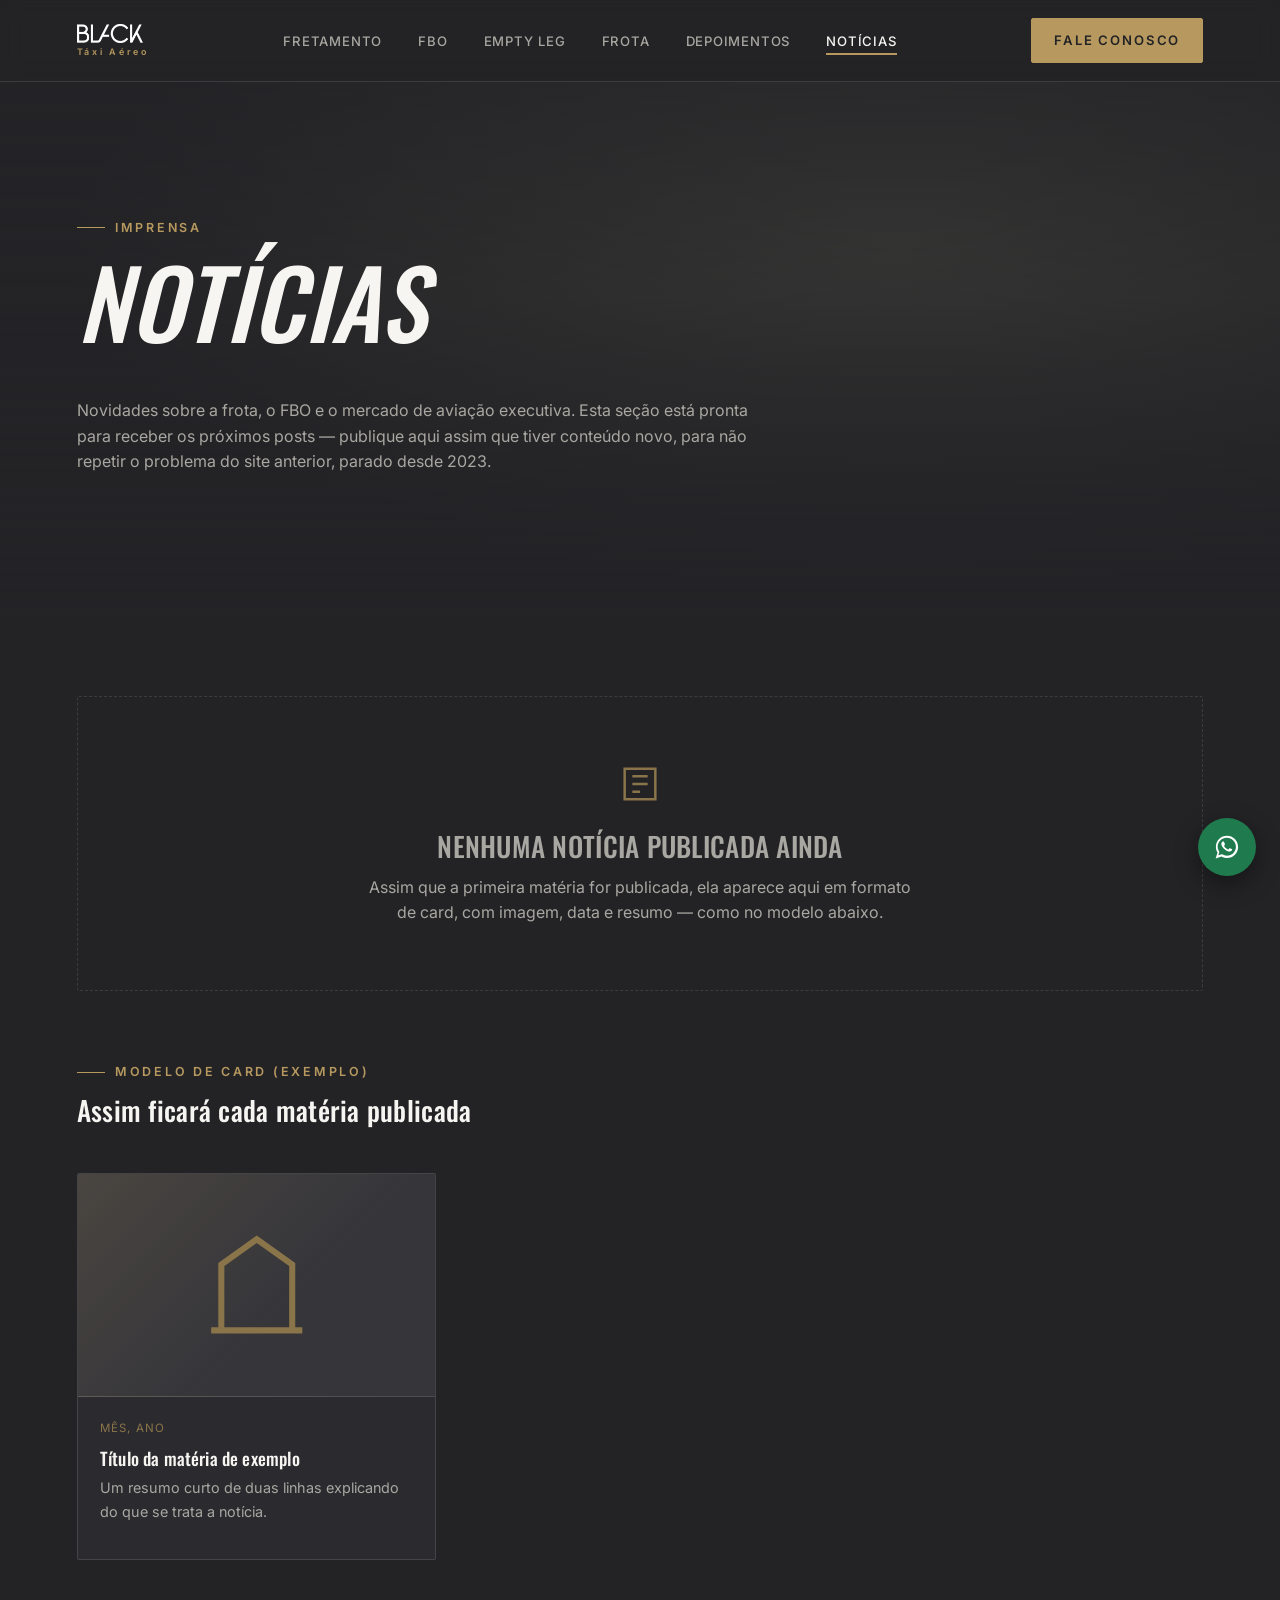
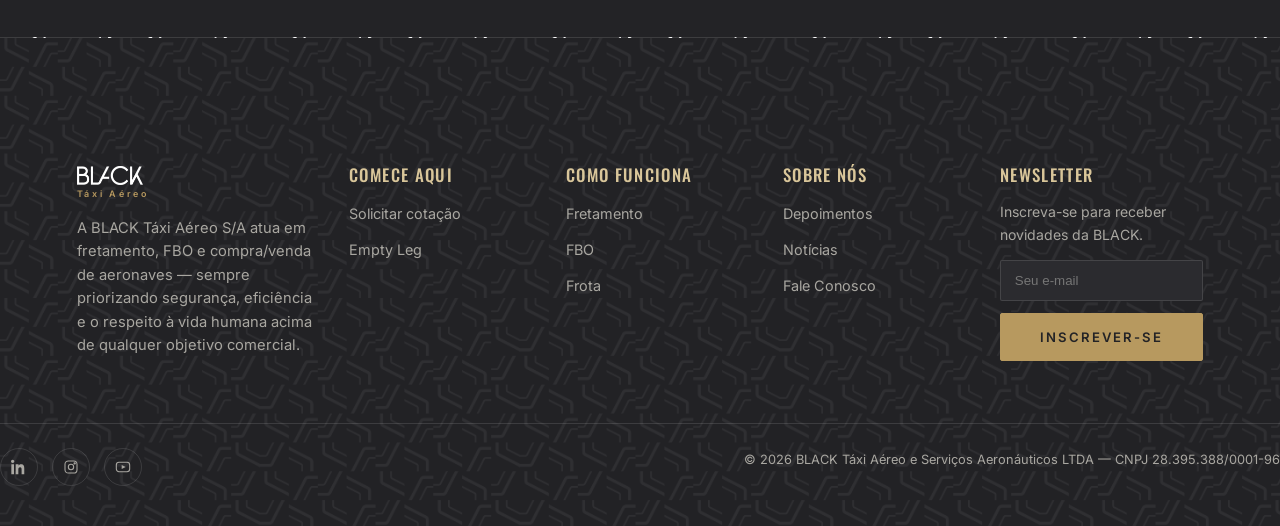
<file: github/noticias.html>
<!DOCTYPE html>
<html lang="pt-BR">
<head>
<meta charset="UTF-8">
<meta name="viewport" content="width=device-width, initial-scale=1, viewport-fit=cover">
<title>Notícias | BLACK Táxi Aéreo</title>
<meta name="description" content="Acompanhe as novidades da BLACK Táxi Aéreo sobre frota, FBO e aviação executiva.">
<link rel="preconnect" href="https://fonts.googleapis.com">
<link rel="preconnect" href="https://fonts.gstatic.com" crossorigin>
<link href="https://fonts.googleapis.com/css2?family=Oswald:ital,wght@0,400;0,500;0,600;1,500;1,600&family=Inter:wght@400;500;600;700&family=Poppins:wght@700;800&display=swap" rel="stylesheet">
<link rel="icon" href="data:image/svg+xml,%3Csvg xmlns=%27http://www.w3.org/2000/svg%27 viewBox=%270 0 100 100%27%3E%3Crect width=%27100%27 height=%27100%27 fill=%27%230a0a0a%27/%3E%3Ctext x=%2750%27 y=%2766%27 font-family=%27Georgia,serif%27 font-style=%27italic%27 font-size=%2760%27 fill=%27%23b7995f%27 text-anchor=%27middle%27%3EB%3C/text%3E%3C/svg%3E">
<link rel="stylesheet" href="css/style.css">
</head>
<body>

<header class="site-header">
  <nav class="nav container">
    <a href="index.html" class="logo"><img src="assets/img/black-logo.png" alt="BLACK" class="logo-img"><span class="logo-sub">Táxi Aéreo</span></a>
    <ul class="nav-links">
      <li><a href="fretamento.html">Fretamento</a></li>
      <li><a href="fbo.html">FBO</a></li>
      <li><a href="empty-leg.html">Empty Leg</a></li>
      <li><a href="frota.html">Frota</a></li>
      <li><a href="depoimentos.html">Depoimentos</a></li>
      <li><a href="noticias.html" aria-current="page">Notícias</a></li>
    </ul>
    <div class="nav-cta">
      <a href="fale-conosco.html" class="btn btn-solid">Fale Conosco</a>
      <button class="nav-toggle" aria-label="Abrir menu" aria-expanded="false">
        <span></span><span></span><span></span>
      </button>
    </div>
  </nav>
</header>

<div class="mobile-drawer">
  <a href="fretamento.html">Fretamento</a>
  <a href="fbo.html">FBO</a>
  <a href="empty-leg.html">Empty Leg</a>
  <a href="frota.html">Frota</a>
  <a href="depoimentos.html">Depoimentos</a>
  <a href="noticias.html" aria-current="page">Notícias</a>
  <a href="fale-conosco.html" class="btn btn-solid">Fale Conosco</a>
</div>


<main>

  <section class="hero hero-page">
    <div class="hero-inner container">
      <p class="eyebrow">Imprensa</p>
      <h1>Notícias</h1>
      <p class="hero-sub max-680">Novidades sobre a frota, o FBO e o mercado de aviação executiva. Esta seção está pronta para receber os próximos posts — publique aqui assim que tiver conteúdo novo, para não repetir o problema do site anterior, parado desde 2023.</p>
    </div>
  </section>

  <section class="section-tight">
    <div class="container">
      <div class="empty-state">
        <svg class="icon" viewBox="0 0 24 24" fill="none" stroke="currentColor" stroke-width="1.3"><path d="M4 4h16v16H4z"/><path d="M8 8h8M8 12h8M8 16h4"/></svg>
        <h3>Nenhuma notícia publicada ainda</h3>
        <p class="max-560" style="margin:0 auto">Assim que a primeira matéria for publicada, ela aparece aqui em formato de card, com imagem, data e resumo — como no modelo abaixo.</p>
      </div>

      <div class="section-head" style="margin-top:64px">
        <p class="eyebrow">Modelo de card (exemplo)</p>
        <h3 style="text-transform:none; font-style:normal">Assim ficará cada matéria publicada</h3>
      </div>
      <div class="grid-3">
        <div class="news-card">
          <div class="media-frame">
            <svg viewBox="0 0 24 24" fill="none" stroke="currentColor" stroke-width="1.2"><path d="M3 21h18M5 21V8l7-5 7 5v13"/></svg>
          </div>
          <div class="body">
            <p class="news-date">Mês, ano</p>
            <h3 style="text-transform:none; font-style:normal; font-size:1.1rem">Título da matéria de exemplo</h3>
            <p style="font-size:0.9rem">Um resumo curto de duas linhas explicando do que se trata a notícia.</p>
          </div>
        </div>
      </div>
    </div>
  </section>

</main>

<footer class="site-footer">
  <div class="container footer-top">
    <div class="footer-about">
      <a href="index.html" class="logo"><img src="assets/img/black-logo.png" alt="BLACK" class="logo-img"><span class="logo-sub">Táxi Aéreo</span></a>
      <p style="margin-top:18px">A BLACK Táxi Aéreo S/A atua em fretamento, FBO e compra/venda de aeronaves — sempre priorizando segurança, eficiência e o respeito à vida humana acima de qualquer objetivo comercial.</p>
    </div>
    <div>
      <h4>Comece aqui</h4>
      <ul>
        <li><a href="fale-conosco.html">Solicitar cotação</a></li>
        <li><a href="empty-leg.html">Empty Leg</a></li>
      </ul>
    </div>
    <div>
      <h4>Como funciona</h4>
      <ul>
        <li><a href="fretamento.html">Fretamento</a></li>
        <li><a href="fbo.html">FBO</a></li>
        <li><a href="frota.html">Frota</a></li>
      </ul>
    </div>
    <div>
      <h4>Sobre nós</h4>
      <ul>
        <li><a href="depoimentos.html">Depoimentos</a></li>
        <li><a href="noticias.html">Notícias</a></li>
        <li><a href="fale-conosco.html">Fale Conosco</a></li>
      </ul>
    </div>
    <div class="footer-newsletter">
      <h4>Newsletter</h4>
      <p style="font-size:0.88rem">Inscreva-se para receber novidades da BLACK.</p>
      <form onsubmit="event.preventDefault(); this.reset(); this.querySelector('.form-feedback').hidden=false;">
        <input type="email" placeholder="Seu e-mail" required>
        <button type="submit" class="btn btn-solid" style="width:100%; justify-content:center">Inscrever-se</button>
        <p class="form-feedback form-note" hidden style="margin-top:10px">Recebido! Conecte este formulário a uma ferramenta de e-mail marketing para ativar o envio.</p>
      </form>
    </div>
  </div>
  <div class="container footer-bottom">

    <div class="socials">
      <a href="#" aria-label="LinkedIn" target="_blank" rel="noopener"><svg width="16" height="16" viewBox="0 0 24 24" fill="currentColor"><path d="M4.98 3.5C4.98 4.88 3.87 6 2.5 6S0 4.88 0 3.5 1.12 1 2.5 1 4.98 2.12 4.98 3.5zM.5 8h4V23h-4V8zm7 0h3.8v2.05h.05c.53-1 1.83-2.05 3.77-2.05 4.03 0 4.78 2.65 4.78 6.1V23h-4v-6.85c0-1.63-.03-3.73-2.27-3.73-2.27 0-2.62 1.77-2.62 3.6V23h-4V8z"/></svg></a>
      <a href="#" aria-label="Instagram" target="_blank" rel="noopener"><svg width="16" height="16" viewBox="0 0 24 24" fill="none" stroke="currentColor" stroke-width="1.6"><rect x="3" y="3" width="18" height="18" rx="5"/><circle cx="12" cy="12" r="4"/><circle cx="17.5" cy="6.5" r="1"/></svg></a>
      <a href="#" aria-label="YouTube" target="_blank" rel="noopener"><svg width="16" height="16" viewBox="0 0 24 24" fill="none" stroke="currentColor" stroke-width="1.6"><rect x="2" y="5" width="20" height="14" rx="4"/><path d="M10 9l6 3-6 3z" fill="currentColor" stroke="none"/></svg></a>
    </div>
    <p>© <span data-year>2026</span> BLACK Táxi Aéreo e Serviços Aeronáuticos LTDA — CNPJ 28.395.388/0001-96</p>
  </div>
</footer>

<a href="https://wa.me/553141416681" class="wa-float" target="_blank" rel="noopener" aria-label="Falar no WhatsApp">
  <svg viewBox="0 0 32 32" fill="currentColor"><path d="M16 3C9 3 3.3 8.6 3.3 15.6c0 2.5.7 4.8 1.9 6.8L3 29l6.8-2.1c1.9 1.1 4 1.7 6.2 1.7 7 0 12.7-5.6 12.7-12.6C28.7 8.6 23 3 16 3zm0 22.9c-2 0-3.9-.5-5.5-1.5l-.4-.2-4 1.2 1.2-3.9-.3-.4a10.2 10.2 0 01-1.7-5.5c0-5.7 4.7-10.3 10.5-10.3 5.7 0 10.4 4.6 10.4 10.3 0 5.7-4.7 10.3-10.2 10.3zm5.7-7.6c-.3-.2-1.8-.9-2.1-1-.3-.1-.5-.2-.7.2-.2.3-.8 1-1 1.2-.2.2-.4.2-.7.1-.3-.2-1.4-.5-2.7-1.6-1-.9-1.6-2-1.8-2.3-.2-.3 0-.5.1-.6.1-.1.3-.4.5-.5.2-.2.2-.3.3-.5.1-.2 0-.4 0-.6 0-.2-.7-1.8-1-2.4-.3-.6-.5-.5-.7-.5h-.6c-.2 0-.5.1-.8.4-.3.3-1 1-1 2.5s1.1 2.9 1.2 3.1c.1.2 2.2 3.4 5.3 4.7.7.3 1.3.5 1.7.6.7.2 1.4.2 1.9.1.6-.1 1.8-.7 2-1.4.3-.7.3-1.3.2-1.4-.1-.2-.3-.2-.6-.4z"/></svg>
</a>


<script src="js/main.js"></script>
</body>
</html>
</file>
<file: github/css/style.css>
/* ==========================================================================
   BLACK Táxi Aéreo — Design System
   ========================================================================== */

:root {
  /* Cores */
  --black:        #232326;
  --black-soft:   #2b2b2f;
  --black-elev:   #35353a;
  --gold:         #b7995f;
  --gold-light:   #d9c69a;
  --gold-dim:     #8a7449;
  --white:        #f6f5f2;
  --gray:         #a9a7a1;
  --gray-dim:     #6f6d68;
  --line:         rgba(246, 245, 242, 0.12);

  /* Tipografia */
  --font-display: "Oswald", "Arial Narrow", sans-serif;
  --font-body:    "Inter", -apple-system, BlinkMacSystemFont, sans-serif;
  --font-logo:    "Poppins", var(--font-body);

  /* Movimento */
  --ease-out: cubic-bezier(.16,.84,.44,1);

  /* Espaçamento */
  --gutter: clamp(20px, 6vw, 96px);
  --section-pad: clamp(64px, 10vw, 140px);
  --radius: 2px;

  color-scheme: dark;
}

* { box-sizing: border-box; }
html { scroll-behavior: smooth; }

body {
  margin: 0;
  background: var(--black);
  color: var(--white);
  font-family: var(--font-body);
  font-size: 16px;
  line-height: 1.6;
  -webkit-font-smoothing: antialiased;
}

img { max-width: 100%; display: block; }
a { color: inherit; text-decoration: none; }

h1, h2, h3, h4 {
  font-family: var(--font-display);
  font-style: italic;
  font-weight: 500;
  text-transform: uppercase;
  letter-spacing: 0.01em;
  line-height: 1.05;
  margin: 0 0 0.5em;
}

h1 { font-size: clamp(2.6rem, 7.4vw, 6.2rem); }
h2 { font-size: clamp(2rem, 4.8vw, 3.6rem); }
h3 { font-size: clamp(1.3rem, 2.4vw, 1.7rem); font-style: normal; }
h4 { font-size: 1.05rem; font-style: normal; letter-spacing: 0.08em; }

p { margin: 0 0 1em; color: var(--gray); }
.lead { font-size: 1.15rem; color: var(--white); }

.eyebrow {
  display: inline-flex;
  align-items: center;
  gap: 10px;
  font-family: var(--font-body);
  font-size: 0.78rem;
  font-weight: 600;
  letter-spacing: 0.22em;
  text-transform: uppercase;
  color: var(--gold);
  margin-bottom: 14px;
}
.eyebrow::before {
  content: "";
  width: 28px;
  height: 1px;
  background: var(--gold);
}

.container {
  width: 100%;
  max-width: 1280px;
  margin: 0 auto;
  padding-left: var(--gutter);
  padding-right: var(--gutter);
}

section { padding: var(--section-pad) 0; }

.section-tight { padding: clamp(40px, 6vw, 80px) 0; }

/* ---------- Botões ---------- */
.btn {
  display: inline-flex;
  align-items: center;
  gap: 10px;
  padding: 15px 32px;
  border: 1px solid var(--gold);
  border-radius: var(--radius);
  font-family: var(--font-body);
  font-size: 0.82rem;
  font-weight: 600;
  letter-spacing: 0.14em;
  text-transform: uppercase;
  cursor: pointer;
  background: transparent;
  color: var(--white);
  transition: background 0.25s ease, color 0.25s ease, border-color 0.25s ease;
  white-space: nowrap;
}
.btn-solid { background: var(--gold); color: var(--black); border-color: var(--gold); }
.btn-solid:hover { background: var(--gold-light); border-color: var(--gold-light); }
.btn-outline:hover { background: var(--gold); color: var(--black); }
.btn-ghost { border-color: var(--line); }
.btn-ghost:hover { border-color: var(--white); }

.btn-whatsapp {
  background: #1f7a4d;
  border-color: #1f7a4d;
  color: #fff;
}
.btn-whatsapp:hover { background: #23924d; border-color: #23924d; }

/* ---------- Header / Nav ---------- */
.site-header {
  position: sticky;
  top: 0;
  z-index: 100;
  background: rgba(35, 35, 38, 0.86);
  backdrop-filter: blur(10px);
  border-bottom: 1px solid var(--line);
}
.nav {
  display: flex;
  align-items: center;
  justify-content: space-between;
  padding: 18px var(--gutter);
}
.logo {
  font-family: var(--font-logo);
  display: flex;
  flex-direction: column;
  align-items: flex-start;
  gap: 5px;
  line-height: 1;
}
.logo-img {
  height: 19px;
  width: auto;
  display: block;
  flex: none;
}
.logo-sub {
  font-family: var(--font-body);
  font-style: normal;
  font-weight: 600;
  font-size: 0.56rem;
  letter-spacing: 0.3em;
  color: var(--gold);
  white-space: nowrap;
}
.nav-links {
  display: flex;
  align-items: center;
  gap: 36px;
  list-style: none;
  margin: 0;
  padding: 0;
}
.nav-links a {
  font-size: 0.82rem;
  font-weight: 500;
  letter-spacing: 0.06em;
  text-transform: uppercase;
  color: var(--gray);
  position: relative;
  padding: 6px 0;
  transition: color 0.2s ease;
}
.nav-links a:hover,
.nav-links a[aria-current="page"] { color: var(--white); }
.nav-links a[aria-current="page"]::after {
  content: "";
  position: absolute;
  left: 0; right: 0; bottom: 0;
  height: 2px;
  background: var(--gold);
}
.nav-cta { display: flex; align-items: center; gap: 18px; }
.nav-cta .btn { padding: 11px 22px; }

.nav-toggle {
  display: none;
  flex-direction: column;
  gap: 5px;
  background: none;
  border: none;
  cursor: pointer;
  padding: 8px;
  z-index: 110;
}
.nav-toggle span {
  width: 24px;
  height: 2px;
  background: var(--white);
  transition: transform 0.25s ease, opacity 0.25s ease;
}
.nav-toggle.is-open span:nth-child(1) { transform: translateY(7px) rotate(45deg); }
.nav-toggle.is-open span:nth-child(2) { opacity: 0; }
.nav-toggle.is-open span:nth-child(3) { transform: translateY(-7px) rotate(-45deg); }

/* ---------- Hero ---------- */
.hero {
  position: relative;
  min-height: 92vh;
  display: flex;
  align-items: flex-end;
  overflow: hidden;
  background:
    linear-gradient(180deg, rgba(35,35,38,0.55) 0%, rgba(35,35,38,0.35) 40%, rgba(35,35,38,0.96) 100%),
    radial-gradient(ellipse at 70% 30%, #3d3d3a 0%, #232326 65%);
}
.hero-plane {
  position: absolute;
  right: -6%;
  top: 8%;
  width: 62%;
  max-width: 900px;
  opacity: 0.9;
  filter: grayscale(1) contrast(1.05);
}
.hero-inner {
  position: relative;
  z-index: 2;
  padding: 0 var(--gutter) 64px;
  width: 100%;
}
.hero-tag {
  font-family: var(--font-display);
  font-style: italic;
  font-size: clamp(1.5rem, 3.4vw, 2.3rem);
  color: var(--white);
  text-transform: uppercase;
  margin-bottom: 6px;
}
.hero-tag .accent, .accent { color: var(--gold); }
.hero-sub { max-width: 480px; color: var(--gray); margin-top: 18px; }
.hero-actions { display: flex; gap: 16px; margin-top: 28px; flex-wrap: wrap; }

.hero.hero-page {
  min-height: 46vh;
  align-items: center;
}
.hero.hero-page .hero-inner { padding-bottom: 0; }

/* ---------- Hero cinematográfico (foto real) ---------- */
.hero-photo {
  min-height: 100vh;
  background-size: cover;
  background-position: center;
  background-repeat: no-repeat;
}
.hero-photo::before {
  content: "";
  position: absolute;
  inset: 0;
  background:
    linear-gradient(180deg, rgba(35,35,38,0.15) 0%, rgba(35,35,38,0.1) 30%, rgba(35,35,38,0.94) 96%),
    linear-gradient(90deg, rgba(35,35,38,0.75) 0%, rgba(35,35,38,0.15) 55%);
  z-index: 1;
}
.hero-photo.hero-page { min-height: 66vh; }
.hero-photo.hero-page::before {
  background:
    linear-gradient(180deg, rgba(35,35,38,0.3) 0%, rgba(35,35,38,0.55) 60%, rgba(35,35,38,0.96) 100%),
    linear-gradient(90deg, rgba(35,35,38,0.78) 0%, rgba(35,35,38,0.2) 60%);
}
.hero-photo .eyebrow { animation: heroFadeUp 0.9s var(--ease-out) both 0.05s; }
.hero-photo h1 { animation: heroFadeUp 1s var(--ease-out) both 0.16s; }
.hero-photo .hero-sub { animation: heroFadeUp 1s var(--ease-out) both 0.3s; }
.hero-photo .hero-actions { animation: heroFadeUp 1s var(--ease-out) both 0.42s; }
@keyframes heroFadeUp {
  from { opacity: 0; transform: translateY(22px); }
  to   { opacity: 1; transform: translateY(0); }
}
@media (prefers-reduced-motion: reduce) {
  .hero-photo .eyebrow, .hero-photo h1, .hero-photo .hero-sub, .hero-photo .hero-actions { animation: none; }
}

/* ---------- Scroll reveal ---------- */
.reveal-init {
  opacity: 0;
  transform: translateY(30px);
  transition: opacity 0.9s var(--ease-out), transform 0.9s var(--ease-out);
}
.reveal-init.is-visible { opacity: 1; transform: translateY(0); }
@media (prefers-reduced-motion: reduce) {
  .reveal-init { opacity: 1; transform: none; transition: none; }
}

/* ---------- Composições de foto (estilo editorial assimétrico) ---------- */
.photo-duo {
  position: relative;
  width: 100%;
  aspect-ratio: 4/3;
}
.photo-duo img {
  border-radius: var(--radius);
  object-fit: cover;
}
.photo-duo .photo-main {
  position: absolute;
  inset: 0 10% 10% 0;
  width: 90%;
  height: 90%;
  z-index: 1;
  box-shadow: 0 30px 60px -20px rgba(0,0,0,0.6);
}
.photo-duo .photo-accent {
  position: absolute;
  left: 0;
  bottom: -8%;
  width: 46%;
  aspect-ratio: 1/1;
  z-index: 2;
  border: 4px solid var(--black);
  box-shadow: 0 20px 40px -15px rgba(0,0,0,0.7);
}
.photo-single {
  width: 100%;
  aspect-ratio: 4/3;
  object-fit: cover;
  border-radius: var(--radius);
  box-shadow: 0 30px 60px -20px rgba(0,0,0,0.55);
}
@media (max-width: 640px) {
  .photo-duo { aspect-ratio: 1/1; margin-bottom: 20px; }
}

/* ---------- Parallax de fundo (stats-band) ---------- */
.stats-band { position: relative; overflow: hidden; }
.stats-bg {
  position: absolute;
  inset: -10% 0;
  background-size: cover;
  background-position: center;
  opacity: 0.16;
  will-change: transform;
  z-index: 0;
}
.stats-band .container { position: relative; z-index: 1; }

/* ---------- Booking widget ---------- */
.booking {
  position: relative;
  z-index: 3;
  margin: 0 var(--gutter);
  transform: translateY(50%);
  background: rgba(43, 43, 47, 0.92);
  border: 1px solid var(--line);
  backdrop-filter: blur(6px);
  border-radius: var(--radius);
  padding: 30px clamp(20px, 3vw, 36px);
}
.booking-title {
  font-family: var(--font-display);
  font-style: italic;
  font-size: 1.2rem;
  margin-bottom: 18px;
  color: var(--gold-light);
}
.booking-grid {
  display: grid;
  grid-template-columns: 1.3fr 1.3fr 1fr 0.8fr auto;
  gap: 16px;
  align-items: end;
}
.field { display: flex; flex-direction: column; gap: 8px; }
.field label {
  font-size: 0.68rem;
  letter-spacing: 0.14em;
  text-transform: uppercase;
  color: var(--gray-dim);
}
.field input, .field select, .field textarea {
  background: var(--black);
  border: 1px solid var(--line);
  border-radius: var(--radius);
  padding: 13px 14px;
  color: var(--white);
  font-family: var(--font-body);
  font-size: 0.92rem;
  width: 100%;
}
.field input:focus, .field select:focus, .field textarea:focus {
  outline: none;
  border-color: var(--gold);
}
.field input::placeholder { color: var(--gray-dim); }

/* spacer to compensate booking widget overlap */
.hero-spacer { height: 90px; }

/* ---------- Stats ---------- */
.stats-band {
  background: var(--gold);
  color: var(--black);
  padding: var(--section-pad) 0;
}
.stats-headline {
  text-align: center;
  margin-bottom: 12px;
}
.stats-headline .num { font-size: clamp(3rem, 9vw, 6rem); }
.stats-headline p { color: rgba(35,35,38,0.72); max-width: 560px; margin: 0 auto; }
.stats-sub { text-align: center; }
.stats-divider {
  height: 1px;
  background: rgba(35, 35, 38, 0.25);
  max-width: 1280px;
  margin: 40px auto;
}
.stats-grid {
  display: grid;
  grid-template-columns: repeat(3, 1fr);
  gap: 32px;
  text-align: center;
}
.stat .num {
  font-family: var(--font-display);
  font-style: italic;
  font-size: clamp(2rem, 4vw, 2.8rem);
}
.stat .label { font-size: 0.9rem; color: rgba(35,35,38,0.7); }
.stat .tag {
  display: block;
  margin-top: 6px;
  font-weight: 700;
  font-style: italic;
  font-family: var(--font-display);
  text-transform: uppercase;
  font-size: 0.9rem;
}

/* ---------- Faixa de valores (padronagem oficial da marca) ---------- */
.pillars-band {
  position: relative;
  background: var(--black-elev);
  overflow: hidden;
}
.pillars-bg {
  position: absolute;
  inset: 0;
  background-repeat: repeat;
  background-size: 300px;
  opacity: 0.06;
  pointer-events: none;
}
.pillars-band .container { position: relative; z-index: 1; }
.pillars-grid {
  display: grid;
  grid-template-columns: repeat(5, 1fr);
  gap: 28px;
  margin-top: 48px;
}
.pillar .pillar-num {
  font-family: var(--font-display);
  font-style: italic;
  color: var(--gold);
  font-size: 1.4rem;
  display: block;
  margin-bottom: 12px;
}
.pillar h4 { margin-bottom: 8px; letter-spacing: 0.04em; }
.pillar p { font-size: 0.88rem; margin-bottom: 0; }
@media (max-width: 900px) {
  .pillars-grid { grid-template-columns: repeat(2, 1fr); gap: 32px 24px; }
}
@media (max-width: 560px) {
  .pillars-grid { grid-template-columns: 1fr; gap: 26px; }
}

/* ---------- Cards ---------- */
.grid-3 { display: grid; grid-template-columns: repeat(3, 1fr); gap: 24px; }
.grid-2 { display: grid; grid-template-columns: repeat(2, 1fr); gap: 24px; }

.card {
  border: 1px solid var(--line);
  border-radius: var(--radius);
  padding: 34px 28px;
  background: var(--black-soft);
  transition: border-color 0.3s ease, transform 0.35s var(--ease-out), box-shadow 0.35s var(--ease-out);
}
.card:hover {
  border-color: var(--gold-dim);
  transform: translateY(-6px);
  box-shadow: 0 24px 44px -22px rgba(183,153,95,0.35);
}
.card .icon { width: 42px; height: 42px; margin-bottom: 18px; color: var(--gold); transition: transform 0.35s var(--ease-out); }
.card:hover .icon { transform: scale(1.12); }
.card h3 { margin-bottom: 10px; text-transform: uppercase; }

/* ---------- Card com foto (estilo "membership card", inspirado na VistaJet) ---------- */
.card-photo { padding: 0; overflow: hidden; display: flex; flex-direction: column; }
.card-photo .card-photo-media { aspect-ratio: 5/4; overflow: hidden; }
.card-photo .card-photo-media img {
  width: 100%;
  height: 100%;
  object-fit: cover;
  display: block;
  transition: transform 0.7s var(--ease-out);
}
.card-photo:hover .card-photo-media img { transform: scale(1.07); }
.card-photo .card-body { padding: 26px 26px 30px; }
.card-photo .card-body h3 { margin-bottom: 10px; text-transform: uppercase; }

.split {
  display: grid;
  grid-template-columns: 1fr 1fr;
  gap: clamp(30px, 6vw, 80px);
  align-items: center;
}
.split img, .split .media {
  border-radius: var(--radius);
  aspect-ratio: 4/3;
  object-fit: cover;
  width: 100%;
}

.media-frame {
  width: 100%;
  aspect-ratio: 4/3;
  border-radius: var(--radius);
  background:
    linear-gradient(135deg, rgba(183,153,95,0.16), transparent 60%),
    var(--black-elev);
  border: 1px solid var(--line);
  display: flex;
  align-items: center;
  justify-content: center;
  color: var(--gold-dim);
}
.media-frame svg { width: 34%; }

/* ---------- Fleet ---------- */
.fleet-card {
  border: 1px solid var(--line);
  border-radius: var(--radius);
  overflow: hidden;
  background: var(--black-soft);
  transition: border-color 0.3s ease, transform 0.35s var(--ease-out), box-shadow 0.35s var(--ease-out);
}
.fleet-card:hover {
  border-color: var(--gold-dim);
  transform: translateY(-6px);
  box-shadow: 0 24px 50px -22px rgba(183,153,95,0.32);
}
.fleet-card .media-frame,
.fleet-card .fleet-photo { aspect-ratio: 16/9; border-radius: 0; border: none; border-bottom: 1px solid var(--line); overflow: hidden; }
.fleet-card .fleet-photo img { width: 100%; height: 100%; object-fit: cover; transition: transform 0.6s var(--ease-out); }
.fleet-card:hover .fleet-photo img { transform: scale(1.06); }
.fleet-card .body { padding: 26px; }
.fleet-specs {
  display: grid;
  grid-template-columns: repeat(2, 1fr);
  gap: 10px 18px;
  margin-top: 16px;
  padding-top: 16px;
  border-top: 1px solid var(--line);
}
.fleet-specs div { font-size: 0.82rem; }
.fleet-specs strong { display: block; color: var(--gold-light); font-size: 0.68rem; letter-spacing: 0.1em; text-transform: uppercase; margin-bottom: 3px; }

/* ---------- Testimonials ---------- */
.testimonial {
  border: 1px solid var(--line);
  border-radius: var(--radius);
  padding: 32px;
  background: var(--black-soft);
  display: flex;
  flex-direction: column;
  height: 100%;
  transition: border-color 0.3s ease, transform 0.35s var(--ease-out);
}
.testimonial:hover { border-color: var(--gold-dim); transform: translateY(-4px); }
.testimonial .stars { color: var(--gold); letter-spacing: 2px; margin-bottom: 14px; }
.testimonial blockquote {
  margin: 0 0 20px;
  font-family: var(--font-display);
  font-style: italic;
  font-size: 1.15rem;
  color: var(--white);
  line-height: 1.4;
}
.testimonial .who { margin-top: auto; font-size: 0.82rem; color: var(--gray-dim); }
.testimonial .who strong { color: var(--gold-light); display: block; font-family: var(--font-body); font-size: 0.92rem; }

/* ---------- News / empty state ---------- */
.news-card {
  border: 1px solid var(--line);
  border-radius: var(--radius);
  overflow: hidden;
  background: var(--black-soft);
}
.news-card .media-frame { aspect-ratio: 16/10; border-radius: 0; border: none; border-bottom: 1px solid var(--line); }
.news-card .body { padding: 22px; }
.news-date { font-size: 0.72rem; letter-spacing: 0.1em; text-transform: uppercase; color: var(--gold-dim); }

.empty-state {
  border: 1px dashed var(--line);
  border-radius: var(--radius);
  padding: 64px 32px;
  text-align: center;
  color: var(--gray);
}
.empty-state .icon { width: 46px; height: 46px; margin: 0 auto 18px; color: var(--gold-dim); }

/* ---------- Contact ---------- */
.contact-grid {
  display: grid;
  grid-template-columns: 0.9fr 1.1fr;
  gap: clamp(30px, 5vw, 70px);
}
.contact-info dl { margin: 28px 0; }
.contact-info dt {
  font-size: 0.72rem; letter-spacing: 0.12em; text-transform: uppercase; color: var(--gold-dim);
  margin-top: 20px;
}
.contact-info dd { margin: 6px 0 0; color: var(--white); }
.contact-info dd + dt { margin-top: 20px; }
.map-frame {
  width: 100%;
  aspect-ratio: 16/9;
  border: 1px solid var(--line);
  border-radius: var(--radius);
  filter: grayscale(0.4) invert(0.92) contrast(0.9);
}
form.contact-form { display: grid; gap: 18px; }
.form-row { display: grid; grid-template-columns: 1fr 1fr; gap: 18px; }
.form-note { font-size: 0.78rem; color: var(--gray-dim); }

/* ---------- Footer ---------- */
.site-footer {
  position: relative;
  border-top: 1px solid var(--line);
  padding-top: var(--section-pad);
  background-image: url('../assets/img/padronagem.png');
  background-repeat: repeat;
  background-size: 260px;
  background-blend-mode: normal;
  background-color: var(--black);
}
.site-footer::before {
  content: "";
  position: absolute;
  inset: 0;
  background: var(--black);
  opacity: 0.94;
  pointer-events: none;
}
.site-footer > * { position: relative; z-index: 1; }
.footer-top {
  display: grid;
  grid-template-columns: 1.3fr 1fr 1fr 1fr 1.1fr;
  gap: 32px;
  padding-bottom: 50px;
}
.footer-top h4 { color: var(--gold-light); margin-bottom: 18px; }
.footer-top ul { list-style: none; margin: 0; padding: 0; display: grid; gap: 10px; }
.footer-top ul a { color: var(--gray); font-size: 0.9rem; }
.footer-top ul a:hover { color: var(--white); }
.footer-about p { font-size: 0.92rem; }
.footer-newsletter input {
  width: 100%; margin-bottom: 12px;
  background: var(--black-soft); border: 1px solid var(--line); border-radius: var(--radius);
  padding: 12px 14px; color: var(--white);
}
.footer-bottom {
  border-top: 1px solid var(--line);
  padding: 24px 0 40px;
  display: flex;
  justify-content: space-between;
  align-items: center;
  flex-wrap: wrap;
  gap: 16px;
  font-size: 0.8rem;
  color: var(--gray-dim);
}
.socials { display: flex; gap: 14px; }
.socials a {
  width: 38px; height: 38px;
  border: 1px solid var(--line);
  border-radius: 50%;
  display: flex; align-items: center; justify-content: center;
  color: var(--gray);
  transition: border-color 0.2s ease, color 0.2s ease;
}
.socials a:hover { border-color: var(--gold); color: var(--gold); }

/* ---------- WhatsApp floating button ---------- */
.wa-float {
  position: fixed;
  right: 24px;
  bottom: 24px;
  z-index: 200;
  width: 58px; height: 58px;
  border-radius: 50%;
  background: #1f7a4d;
  display: flex; align-items: center; justify-content: center;
  box-shadow: 0 8px 24px rgba(0,0,0,0.4);
  color: #fff;
  transition: transform 0.2s ease;
}
.wa-float:hover { transform: scale(1.06); }
.wa-float svg { width: 28px; height: 28px; }

/* ---------- Utilities ---------- */
.center { text-align: center; }
.mt-0 { margin-top: 0; }
.max-560 { max-width: 560px; }
.max-680 { max-width: 680px; }
.section-head { max-width: 640px; margin-bottom: 48px; }
.section-head.center { margin-left: auto; margin-right: auto; }

/* ---------- Responsive ---------- */
@media (max-width: 980px) {
  .nav-links, .nav-cta .btn.btn-outline { display: none; }
  .nav-toggle { display: flex; }
  .nav-cta { gap: 0; }

  .booking-grid { grid-template-columns: 1fr 1fr; }
  .booking-grid .field:nth-child(5) { grid-column: 1 / -1; }

  .grid-3, .stats-grid, .footer-top { grid-template-columns: 1fr; }
  .grid-2, .split, .contact-grid, .form-row { grid-template-columns: 1fr; }
  .split { gap: 32px; }
  .split .media-order-first { order: -1; }

  .hero { flex-direction: column; }
  .hero-plane { position: relative; width: 100%; right: 0; top: 0; opacity: 0.5; margin-bottom: 20px; }
  .hero, .hero.hero-page { min-height: auto; padding-top: 40px; }
  .hero-inner { padding-bottom: 40px; width: 100%; }
  .booking { transform: translateY(30px); margin: 0 16px; }
  .hero-spacer { height: 60px; }

  .hero-photo, .hero-photo.hero-page { min-height: 82vh; padding-top: 0; }
  .hero-photo .hero-inner { padding-bottom: 56px; }

  .footer-top { gap: 40px; }
}

@media (max-width: 640px) {
  .nav { padding: 16px var(--gutter); }
  .booking-grid { grid-template-columns: 1fr; }
  section { padding: 56px 0; }
}

/* ---------- Mobile nav drawer ---------- */
.mobile-drawer {
  position: fixed;
  inset: 0;
  background: var(--black);
  z-index: 105;
  display: flex;
  flex-direction: column;
  align-items: center;
  justify-content: center;
  gap: 30px;
  opacity: 0;
  visibility: hidden;
  transform: translateY(-12px);
  transition: opacity 0.25s ease, transform 0.25s ease, visibility 0.25s;
}
.mobile-drawer.is-open {
  opacity: 1;
  visibility: visible;
  transform: translateY(0);
}
.mobile-drawer a {
  font-family: var(--font-display);
  font-style: italic;
  font-size: 1.6rem;
  text-transform: uppercase;
  color: var(--white);
}
.mobile-drawer a[aria-current="page"] { color: var(--gold); }
.mobile-drawer .btn { margin-top: 10px; }
</file>
